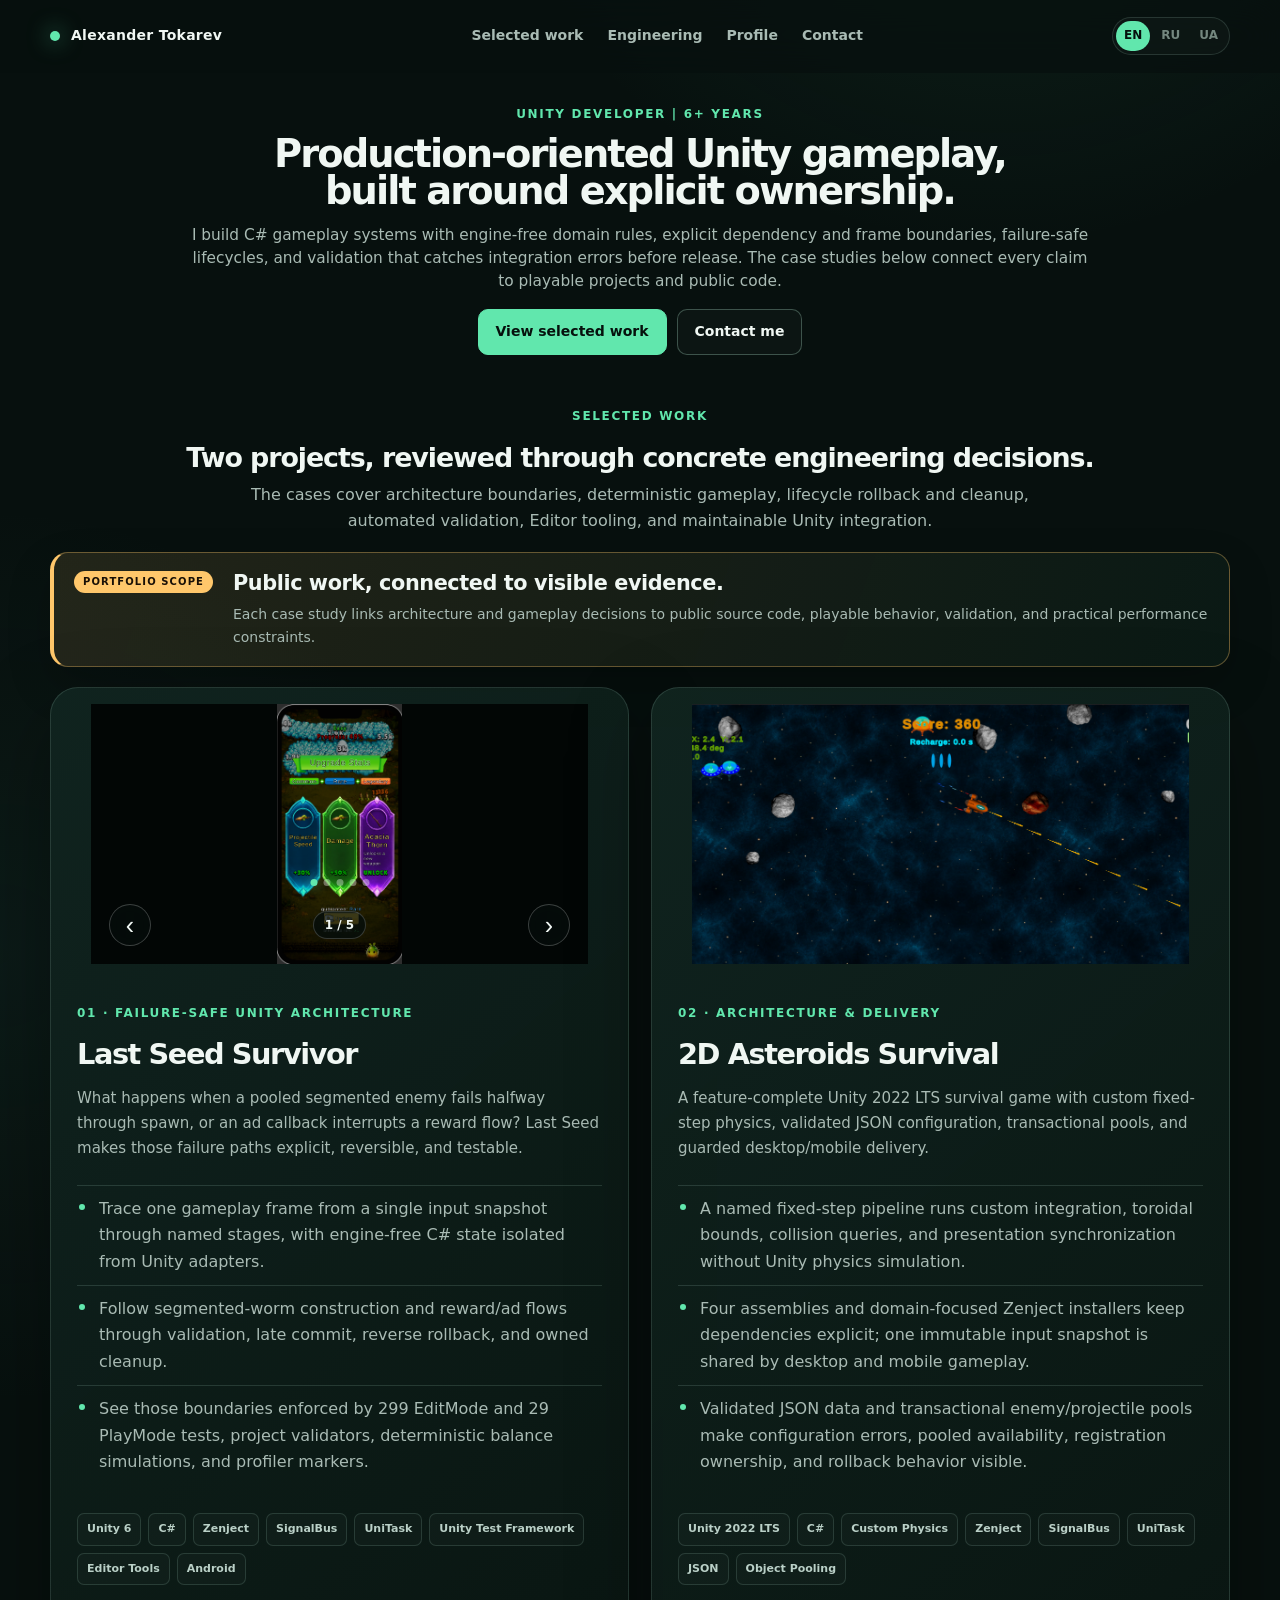
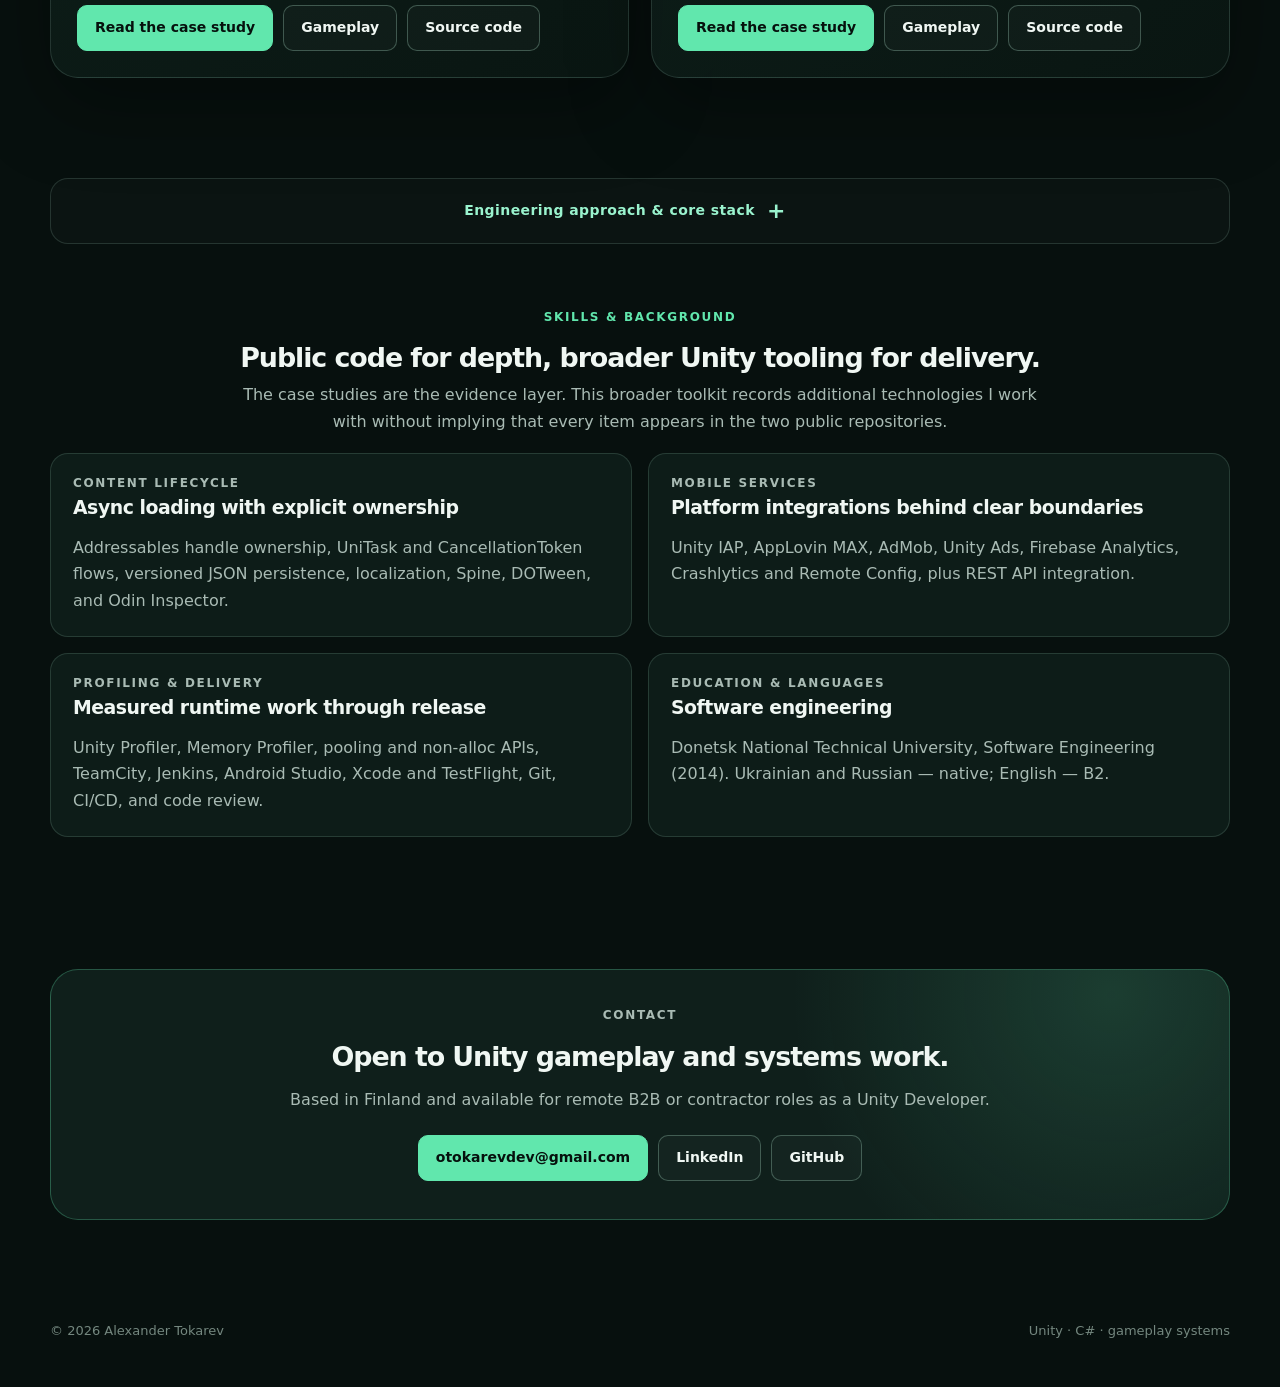
<file: index.html>
<!doctype html>
<html lang="en">
<head>
  <meta charset="utf-8">
  <meta name="viewport" content="width=device-width, initial-scale=1">
  <meta name="description" content="Alexander Tokarev — Unity Developer with 6+ years of experience. C# gameplay architecture, deterministic systems, lifecycle safety, pooling, validation, Editor tooling, and mobile performance.">
  <link rel="canonical" href="https://tokarevdev.github.io/">
  <meta property="og:type" content="website"><meta property="og:url" content="https://tokarevdev.github.io/">
  <meta property="og:title" content="Alexander Tokarev | Unity Developer | 6+ years">
  <meta property="og:description" content="Two source-backed Unity case studies covering explicit architecture, deterministic gameplay, transactional lifecycles, automated validation, and performance-aware delivery.">
  <meta property="og:image" content="https://tokarevdev.github.io/assets/og.png"><meta property="og:image:width" content="1200"><meta property="og:image:height" content="630">
  <meta property="og:image:alt" content="Alexander Tokarev — Unity Developer portfolio">
  <meta name="twitter:card" content="summary_large_image"><meta name="twitter:title" content="Alexander Tokarev | Unity Developer | 6+ years">
  <meta name="twitter:description" content="Production-oriented Unity architecture, C# gameplay systems, lifecycle safety, validation, mobile performance, and Editor tooling demonstrated in public code.">
  <meta name="twitter:image" content="https://tokarevdev.github.io/assets/og.png">
  <title>Alexander Tokarev | Unity Developer | 6+ years</title>
  <link rel="stylesheet" href="assets/site.css?v=20260920-1">
  <script type="application/ld+json">{"@context":"https://schema.org","@type":"Person","name":"Alexander Tokarev","url":"https://tokarevdev.github.io/","jobTitle":"Unity Developer","sameAs":["https://github.com/TokarevDev","https://www.linkedin.com/in/aleksander-tokarev/"],"knowsAbout":["Unity","C#","Gameplay Programming","Game Architecture","SOLID","Dependency Injection","Zenject","SignalBus","Addressables","UniTask","ScriptableObjects","Object Pooling","Unity Test Framework","Unity Editor Tooling","Unity Profiler","Memory Profiling","Unity IAP","Firebase","Mobile CI/CD","Android Game Development","iOS Game Development","PC Game Development"]}</script>
</head>
<body>
  <a class="skip-link" href="#main" data-i18n="skip">Skip to content</a>
  <header class="site-header">
    <div class="shell nav">
      <a class="brand" href="#top" aria-label="Alexander Tokarev — home"><span class="brand-mark" aria-hidden="true"></span><span>Alexander Tokarev</span></a>
      <nav class="nav-links" aria-label="Primary navigation"><a href="#work" data-i18n="nav.work">Selected work</a><a href="#engineering" data-i18n="nav.engineering">Engineering</a><a href="#profile" data-i18n="nav.profile">Profile</a><a href="#contact" data-i18n="nav.contact">Contact</a></nav>
      <div class="nav-tools"><div class="locale-switcher" aria-label="Language"><button class="locale-button" type="button" data-locale="en" aria-pressed="true">EN</button><button class="locale-button" type="button" data-locale="ru" aria-pressed="false">RU</button><button class="locale-button" type="button" data-locale="uk" aria-pressed="false">UA</button></div></div>
    </div>
  </header>

  <main id="main">
    <div id="top" class="shell">
      <section class="hero" aria-labelledby="hero-title">
        <div>
          <p class="eyebrow" data-i18n="hero.eyebrow">Unity Developer | 6+ years</p>
          <h1 id="hero-title" data-i18n="hero.title">Production-oriented Unity gameplay, built around explicit ownership.</h1>
          <p class="hero-lead" data-i18n="hero.lead">I build C# gameplay systems with engine-free domain rules, explicit dependency and frame boundaries, failure-safe lifecycles, and validation that catches integration errors before release. The case studies below connect every claim to playable projects and public code.</p>
          <div class="hero-actions"><a class="button primary" href="#work" data-i18n="button.review">View selected work</a><a class="button" href="mailto:otokarevdev@gmail.com" data-i18n="button.contact">Contact me</a></div>
        </div>
      </section>
    </div>

    <section id="work" class="section"><div class="shell">
      <div class="section-head"><div><p class="eyebrow" data-i18n="work.eyebrow">Selected work</p><h2 data-i18n="work.title">Two projects, reviewed through concrete engineering decisions.</h2></div><p class="section-note" data-i18n="work.note">The cases cover architecture boundaries, deterministic gameplay, lifecycle rollback and cleanup, automated validation, Editor tooling, and maintainable Unity integration.</p></div>

      <aside class="portfolio-disclosure" aria-labelledby="portfolio-scope-title">
        <div class="portfolio-disclosure-label" data-i18n="work.scope.label">Portfolio scope</div>
        <div>
          <h3 id="portfolio-scope-title" data-i18n="work.scope.title">Public work, connected to visible evidence.</h3>
          <p data-i18n="work.scope.text">Each case study links architecture and gameplay decisions to public source code, playable behavior, validation, and practical performance constraints.</p>
        </div>
      </aside>

      <div class="project-grid">
        <article class="project">
          <figure class="project-media"><div class="media-gallery mobile-gallery" data-gallery><div class="gallery-frame" data-gallery-frame tabindex="0"><div class="gallery-track" data-gallery-track><img class="gallery-slide" data-gallery-slide src="assets/last-seed/screenshot-upgrade-rare.png" alt="Last Seed Survivor rare Acacia Thorn reward"><img class="gallery-slide" data-gallery-slide src="assets/last-seed/screenshot-gameplay-worm.png" alt="Last Seed Survivor segmented worm enemy combat"><img class="gallery-slide" data-gallery-slide src="assets/last-seed/screenshot-gameplay-early.png" alt="Last Seed Survivor early gameplay and segmented enemy pressure"><img class="gallery-slide" data-gallery-slide src="assets/last-seed/screenshot-upgrade-common.png" alt="Last Seed Survivor common, rare, and legendary reward choices"><img class="gallery-slide" data-gallery-slide src="assets/last-seed/screenshot-loading-screen.png" alt="Last Seed Survivor loading screen"></div></div><div class="gallery-controls"><button class="gallery-button" type="button" data-gallery-prev>‹</button><span class="gallery-counter" data-gallery-counter>1 / 5</span><button class="gallery-button" type="button" data-gallery-next>›</button></div><div class="gallery-dots" data-gallery-dots></div></div></figure>
          <div class="project-content">
            <p class="project-index" data-i18n="lastSeed.index">01 · Failure-safe Unity architecture</p>
            <h3>Last Seed Survivor</h3>
            <p class="project-summary" data-i18n="lastSeed.summary">What happens when a pooled segmented enemy fails halfway through spawn, or an ad callback interrupts a reward flow? Last Seed makes those failure paths explicit, reversible, and testable.</p>
            <ul class="content-list">
              <li data-i18n="lastSeed.point.rewards">Trace one gameplay frame from a single input snapshot through named stages, with engine-free C# state isolated from Unity adapters.</li>
              <li data-i18n="lastSeed.point.enemy">Follow segmented-worm construction and reward/ad flows through validation, late commit, reverse rollback, and owned cleanup.</li>
              <li data-i18n="lastSeed.point.tooling">See those boundaries enforced by 299 EditMode and 29 PlayMode tests, project validators, deterministic balance simulations, and profiler markers.</li>
            </ul>
            <ul class="tag-list" aria-label="Last Seed technologies"><li>Unity 6</li><li>C#</li><li>Zenject</li><li>SignalBus</li><li>UniTask</li><li>Unity Test Framework</li><li>Editor Tools</li><li>Android</li></ul>
            <div class="project-actions"><a class="button primary" href="projects/last-seed.html" data-i18n="button.case">Read the case study</a><a class="button" href="https://youtube.com/shorts/HiQBlYjienI?feature=share" target="_blank" rel="noopener" data-i18n="button.gameplay">Gameplay</a><a class="button" href="https://github.com/TokarevDev/Last_Seed_Survivor" target="_blank" rel="noopener" data-i18n="button.source">Source code</a></div>
          </div>
        </article>

        <article class="project reverse">
          <figure class="project-media"><div class="media-gallery" data-gallery><div class="gallery-frame landscape" data-gallery-frame tabindex="0"><div class="gallery-track" data-gallery-track><img class="gallery-slide" data-gallery-slide src="assets/asteroids/gameplay.png" alt="2D Asteroids Survival gameplay with ship, asteroids, projectiles, score, lives, and recharge state"></div></div></div></figure>
          <div class="project-content">
            <p class="project-index" data-i18n="asteroids.index">02 · Architecture & delivery</p>
            <h3>2D Asteroids Survival</h3>
            <p class="project-summary" data-i18n="asteroids.summary">A feature-complete Unity 2022 LTS survival game with custom fixed-step physics, validated JSON configuration, transactional pools, and guarded desktop/mobile delivery.</p>
            <ul class="content-list">
              <li data-i18n="asteroids.point.di">A named fixed-step pipeline runs custom integration, toroidal bounds, collision queries, and presentation synchronization without Unity physics simulation.</li>
              <li data-i18n="asteroids.point.lifecycle">Four assemblies and domain-focused Zenject installers keep dependencies explicit; one immutable input snapshot is shared by desktop and mobile gameplay.</li>
              <li data-i18n="asteroids.point.presentation">Validated JSON data and transactional enemy/projectile pools make configuration errors, pooled availability, registration ownership, and rollback behavior visible.</li>
            </ul>
            <ul class="tag-list" aria-label="Asteroids technologies"><li>Unity 2022 LTS</li><li>C#</li><li>Custom Physics</li><li>Zenject</li><li>SignalBus</li><li>UniTask</li><li>JSON</li><li>Object Pooling</li></ul>
            <div class="project-actions"><a class="button primary" href="projects/asteroids.html" data-i18n="button.case">Read the case study</a><a class="button" href="https://youtu.be/MV7N_iHXxiU" target="_blank" rel="noopener" data-i18n="button.gameplay">Gameplay</a><a class="button" href="https://github.com/TokarevDev/2D_Asteroids_Survival" target="_blank" rel="noopener" data-i18n="button.source">Source code</a></div>
          </div>
        </article>
      </div>
    </div></section>

    <details id="engineering" class="engineering-details"><summary data-i18n="engineering.summary">Engineering approach &amp; core stack</summary>
      <section class="section compact"><div class="shell">
        <div class="section-head"><div><p class="eyebrow" data-i18n="engineering.eyebrow">Engineering approach</p><h2 data-i18n="engineering.title">Make the normal path readable—and the failure path recoverable.</h2></div><p class="section-note" data-i18n="engineering.note">I separate deterministic C# rules from Unity adapters, then make dependency, frame, and ownership transitions explicit. Tests, project validators, deterministic tooling, and profiler markers verify those boundaries.</p></div>
        <div class="capability-grid">
          <article class="capability"><p class="mini-label" data-i18n="engineering.arch.label">Boundaries</p><h3 data-i18n="engineering.arch.title">Engine-free rules, explicit composition</h3><p data-i18n="engineering.arch.text">Domain models and deterministic operations stay in plain C#. Unity and SDK adapters meet them at narrow ports, while focused Zenject composition roots and Assembly Definitions keep dependency direction visible.</p></article>
          <article class="capability"><p class="mini-label" data-i18n="engineering.gameplay.label">Execution</p><h3 data-i18n="engineering.gameplay.title">One source of truth per frame</h3><p data-i18n="engineering.gameplay.text">Named coordinators capture input once and run ordered stages. Immutable snapshots and dedicated runtime state keep consumers consistent without magic execution-order values.</p></article>
          <article class="capability"><p class="mini-label" data-i18n="engineering.lifecycle.label">Ownership</p><h3 data-i18n="engineering.lifecycle.title">Commit late, roll back in reverse</h3><p data-i18n="engineering.lifecycle.text">Pooled entities, subscriptions, async flows, and scene state have explicit owners. Multi-stage operations validate first, commit ownership after success, and undo completed stages on failure.</p></article>
          <article class="capability"><p class="mini-label" data-i18n="engineering.tools.label">Evidence</p><h3 data-i18n="engineering.tools.title">Runtime rules verified by tools</h3><p data-i18n="engineering.tools.text">EditMode and PlayMode tests, scene, configuration, and serialized-reference checks, deterministic simulations, and profiler markers expose regressions before release.</p></article>
        </div>
      </div></section>

      <section class="section compact"><div class="shell stack"><div><p class="eyebrow" data-i18n="stack.eyebrow">Core stack</p><h3 data-i18n="stack.title">Unity gameplay from engine-free rules to platform delivery.</h3><p data-i18n="stack.text">Every capability below maps to public code paths and validation in the two case studies.</p></div><div class="stack-groups"><div class="stack-group"><h4 data-i18n="stack.gameplay">Gameplay</h4><p>C#, Unity, custom 2D simulation, Physics2D, classic Unity Input, Input System, combat, weapons, projectiles, enemies, rewards, progression</p></div><div class="stack-group"><h4 data-i18n="stack.architecture">Architecture</h4><p>SOLID, SRP, dependency injection, Zenject, SignalBus, composition roots, Assembly Definitions, validated JSON, ScriptableObjects, domain snapshots</p></div><div class="stack-group"><h4 data-i18n="stack.performance">Runtime</h4><p>Unity Profiler, object pooling, cached lookups, allocation-aware hot paths, explicit frame and lifecycle ownership</p></div><div class="stack-group"><h4 data-i18n="stack.delivery">Delivery</h4><p>Unity Test Framework, NUnit, Android, Windows, UGUI, UniTask, Git, GitHub, Unity Editor tooling</p></div></div></div></section>
    </details>

    <section id="profile" class="section"><div class="shell">
      <div class="section-head"><div><p class="eyebrow" data-i18n="profile.eyebrow">Skills &amp; background</p><h2 data-i18n="profile.title">Public code for depth, broader Unity tooling for delivery.</h2></div><p class="section-note" data-i18n="profile.note">The case studies are the evidence layer. This broader toolkit records additional technologies I work with without implying that every item appears in the two public repositories.</p></div>
      <div class="capability-grid profile-grid">
        <article class="capability"><p class="mini-label" data-i18n="profile.async.label">Content lifecycle</p><h3 data-i18n="profile.async.title">Async loading with explicit ownership</h3><p data-i18n="profile.async.text">Addressables handle ownership, UniTask and CancellationToken flows, versioned JSON persistence, localization, Spine, DOTween, and Odin Inspector.</p></article>
        <article class="capability"><p class="mini-label" data-i18n="profile.services.label">Mobile services</p><h3 data-i18n="profile.services.title">Platform integrations behind clear boundaries</h3><p data-i18n="profile.services.text">Unity IAP, AppLovin MAX, AdMob, Unity Ads, Firebase Analytics, Crashlytics and Remote Config, plus REST API integration.</p></article>
        <article class="capability"><p class="mini-label" data-i18n="profile.delivery.label">Profiling &amp; delivery</p><h3 data-i18n="profile.delivery.title">Measured runtime work through release</h3><p data-i18n="profile.delivery.text">Unity Profiler, Memory Profiler, pooling and non-alloc APIs, TeamCity, Jenkins, Android Studio, Xcode and TestFlight, Git, CI/CD, and code review.</p></article>
        <article class="capability"><p class="mini-label" data-i18n="profile.background.label">Education &amp; languages</p><h3 data-i18n="profile.background.title">Software engineering</h3><p data-i18n="profile.background.text">Donetsk National Technical University, Software Engineering (2014). Ukrainian and Russian — native; English — B2.</p></article>
      </div>
    </div></section>

    <section id="contact" class="section"><div class="shell contact"><p class="eyebrow" data-i18n="contact.eyebrow">Contact</p><h2 data-i18n="contact.title">Open to Unity gameplay and systems work.</h2><p data-i18n="contact.text">Based in Finland and available for remote B2B or contractor roles as a Unity Developer.</p><div class="contact-actions"><a class="button primary" href="mailto:otokarevdev@gmail.com">otokarevdev@gmail.com</a><a class="button" href="https://www.linkedin.com/in/aleksander-tokarev/" target="_blank" rel="noopener">LinkedIn</a><a class="button" href="https://github.com/TokarevDev" target="_blank" rel="noopener">GitHub</a></div></div></section>
  </main>

  <footer class="site-footer"><div class="shell footer-row"><span>© 2026 Alexander Tokarev</span><span data-i18n="footer">Unity · C# · gameplay systems</span></div></footer>

  <script>
    window.PORTFOLIO_TRANSLATIONS = {
      ru: {
        "skip":"Перейти к содержимому","nav.work":"Проекты","nav.engineering":"Инженерный подход","nav.profile":"Профиль","nav.contact":"Контакты",
        "hero.eyebrow":"Unity Developer | 6+ лет","hero.title":"Production-ориентированный Unity gameplay с явным ownership.","hero.lead":"Я создаю gameplay-системы на C# с engine-free доменными правилами, явными границами зависимостей и кадра, безопасным lifecycle и валидацией, которая находит integration-ошибки до релиза. Все утверждения в кейсах подтверждены играбельными проектами и публичным кодом.","button.review":"Посмотреть проекты","button.contact":"Связаться",
        "work.eyebrow":"Избранные проекты","work.title":"Два проекта через конкретные инженерные решения.","work.note":"Кейсы показывают архитектурные границы, детерминированный gameplay, rollback и cleanup lifecycle, автоматическую валидацию, Editor tooling и поддерживаемую интеграцию с Unity.","work.scope.label":"О портфолио","work.scope.title":"Публичные проекты с проверяемыми доказательствами.","work.scope.text":"Каждый кейс связывает архитектурные и gameplay-решения с публичным кодом, играбельным поведением, валидацией и практическими ограничениями производительности.",
        "asteroids.index":"02 · Архитектура и delivery","asteroids.summary":"Feature-complete survival-игра на Unity 2022 LTS с собственной fixed-step physics, валидируемой JSON-конфигурацией, транзакционными pools и защищённым desktop/mobile delivery.","asteroids.point.di":"Именованный fixed-step pipeline выполняет собственную интеграцию, toroidal bounds, collision queries и синхронизацию presentation без Unity physics simulation.","asteroids.point.lifecycle":"Четыре assemblies и доменные Zenject installers сохраняют зависимости явными; один immutable input snapshot используется desktop- и mobile-gameplay.","asteroids.point.presentation":"Валидируемые JSON-данные и транзакционные enemy/projectile pools делают явными ошибки конфигурации, pooled availability, registration ownership и rollback.",
        "lastSeed.index":"01 · Отказоустойчивая Unity-архитектура","lastSeed.summary":"Что происходит, если создание сегментированного врага из pool прерывается на полпути или ad callback вмешивается в выдачу награды? В Last Seed эти failure paths явны, обратимы и покрыты тестами.","lastSeed.point.rewards":"Проследите один gameplay frame от единственного input snapshot через именованные стадии: engine-free C# state изолирован от Unity adapters.","lastSeed.point.enemy":"Разберите создание сегментированного червя и reward/ad flows: validation, поздний commit, обратный rollback и owned cleanup.","lastSeed.point.tooling":"Посмотрите, как эти границы обеспечивают 299 EditMode и 29 PlayMode тестов, project validators, детерминированные balance simulations и profiler markers.",
        "button.case":"Разобрать кейс","button.gameplay":"Геймплей","button.source":"Исходный код",
        "engineering.summary":"Инженерный подход и основной стек","engineering.eyebrow":"Инженерный подход","engineering.title":"Сделать основной путь читаемым, а failure path — восстанавливаемым.","engineering.note":"Я отделяю детерминированные C# rules от Unity adapters, затем явно выражаю переходы зависимостей, кадра и ownership. Тесты, project validators, детерминированные инструменты и profiler markers проверяют эти границы.",
        "engineering.arch.label":"Границы","engineering.arch.title":"Engine-free rules, явная композиция","engineering.arch.text":"Доменные модели и детерминированные операции остаются на обычном C#. Unity- и SDK-adapters подключаются через узкие порты, а сфокусированные Zenject composition roots и Assembly Definitions сохраняют направление зависимостей видимым.","engineering.gameplay.label":"Выполнение","engineering.gameplay.title":"Один источник истины на кадр","engineering.gameplay.text":"Именованные coordinators один раз получают input и выполняют упорядоченные стадии. Immutable snapshots и отдельный runtime state согласуют потребителей без magic execution-order values.","engineering.lifecycle.label":"Ownership","engineering.lifecycle.title":"Поздний commit, обратный rollback","engineering.lifecycle.text":"Pooled-сущности, подписки, async flows и состояние сцены имеют явных владельцев. Многоэтапные операции сначала проходят validation, фиксируют ownership после успеха и отменяют завершённые стадии при сбое.","engineering.tools.label":"Доказательства","engineering.tools.title":"Runtime rules проверяются инструментами","engineering.tools.text":"EditMode и PlayMode тесты, проверки сцен, конфигурации и serialized references, детерминированные симуляции и profiler markers выявляют регрессии до релиза.",
        "stack.eyebrow":"Основной стек","stack.title":"Unity gameplay от engine-free правил до платформенной сборки.","stack.text":"Каждая компетенция ниже подтверждается публичным кодом и валидацией двух кейсов.","stack.gameplay":"Gameplay","stack.architecture":"Архитектура","stack.performance":"Runtime","stack.delivery":"Delivery",
        "profile.eyebrow":"Навыки и образование","profile.title":"Публичный код показывает глубину, расширенный Unity-стек — готовность к delivery.","profile.note":"Кейсы служат проверяемой основой. Расширенный стек ниже показывает дополнительные технологии, с которыми я работаю, не создавая впечатления, что каждая из них представлена в двух публичных репозиториях.",
        "profile.async.label":"Lifecycle контента","profile.async.title":"Асинхронная загрузка с явным ownership","profile.async.text":"Ownership Addressables handles, UniTask и CancellationToken flows, версионированное JSON-сохранение, локализация, Spine, DOTween и Odin Inspector.",
        "profile.services.label":"Мобильные сервисы","profile.services.title":"Платформенные интеграции за ясными границами","profile.services.text":"Unity IAP, AppLovin MAX, AdMob, Unity Ads, Firebase Analytics, Crashlytics и Remote Config, а также интеграция REST API.",
        "profile.delivery.label":"Профилирование и delivery","profile.delivery.title":"Измеримая работа с runtime до релиза","profile.delivery.text":"Unity Profiler, Memory Profiler, pooling и non-alloc APIs, TeamCity, Jenkins, Android Studio, Xcode и TestFlight, Git, CI/CD и code review.",
        "profile.background.label":"Образование и языки","profile.background.title":"Разработка ПО","profile.background.text":"Донецкий национальный технический университет, Software Engineering (2014). Украинский и русский — родные; английский — B2.",
        "contact.eyebrow":"Контакты","contact.title":"Открыт к работе над Unity gameplay и системами.","contact.text":"Живу в Финляндии и рассматриваю удалённые B2B и contractor-позиции Unity Developer.","footer":"Unity · C# · gameplay systems"
      },
      uk: {
        "skip":"Перейти до вмісту","nav.work":"Проєкти","nav.engineering":"Інженерний підхід","nav.profile":"Профіль","nav.contact":"Контакти",
        "hero.eyebrow":"Unity Developer | 6+ років","hero.title":"Production-орієнтований Unity gameplay із явним ownership.","hero.lead":"Я створюю gameplay-системи на C# з engine-free доменними правилами, явними межами залежностей і кадру, безпечним lifecycle та валідацією, що знаходить integration-помилки до релізу. Усі твердження в кейсах підтверджені іграбельними проєктами й публічним кодом.","button.review":"Переглянути проєкти","button.contact":"Зв’язатися",
        "work.eyebrow":"Обрані проєкти","work.title":"Два проєкти через конкретні інженерні рішення.","work.note":"Кейси показують архітектурні межі, детермінований gameplay, rollback і cleanup lifecycle, автоматичну валідацію, Editor tooling та підтримувану інтеграцію з Unity.","work.scope.label":"Про портфоліо","work.scope.title":"Публічні проєкти з перевірюваними доказами.","work.scope.text":"Кожен кейс пов’язує архітектурні та gameplay-рішення з публічним кодом, іграбельною поведінкою, валідацією та практичними обмеженнями продуктивності.",
        "asteroids.index":"02 · Архітектура і delivery","asteroids.summary":"Feature-complete survival-гра на Unity 2022 LTS із власною fixed-step physics, валідованою JSON-конфігурацією, транзакційними pools і захищеним desktop/mobile delivery.","asteroids.point.di":"Іменований fixed-step pipeline виконує власну інтеграцію, toroidal bounds, collision queries і синхронізацію presentation без Unity physics simulation.","asteroids.point.lifecycle":"Чотири assemblies і доменні Zenject installers зберігають залежності явними; один immutable input snapshot використовується desktop- і mobile-gameplay.","asteroids.point.presentation":"Валідовані JSON-дані та транзакційні enemy/projectile pools роблять явними помилки конфігурації, pooled availability, registration ownership і rollback.",
        "lastSeed.index":"01 · Відмовостійка Unity-архітектура","lastSeed.summary":"Що відбувається, якщо створення сегментованого ворога з pool переривається на півдорозі або ad callback втручається у видачу нагороди? У Last Seed ці failure paths явні, зворотні та покриті тестами.","lastSeed.point.rewards":"Простежте один gameplay frame від єдиного input snapshot через іменовані стадії: engine-free C# state ізольований від Unity adapters.","lastSeed.point.enemy":"Розберіть створення сегментованого черв’яка та reward/ad flows: validation, пізній commit, зворотний rollback і owned cleanup.","lastSeed.point.tooling":"Подивіться, як ці межі забезпечують 299 EditMode і 29 PlayMode тестів, project validators, детерміновані balance simulations і profiler markers.",
        "button.case":"Розібрати кейс","button.gameplay":"Геймплей","button.source":"Вихідний код",
        "engineering.summary":"Інженерний підхід і основний стек","engineering.eyebrow":"Інженерний підхід","engineering.title":"Зробити основний шлях читабельним, а failure path — відновлюваним.","engineering.note":"Я відокремлюю детерміновані C# rules від Unity adapters, потім явно виражаю переходи залежностей, кадру й ownership. Тести, project validators, детерміновані інструменти та profiler markers перевіряють ці межі.",
        "engineering.arch.label":"Межі","engineering.arch.title":"Engine-free rules, явна композиція","engineering.arch.text":"Доменні моделі та детерміновані операції залишаються на звичайному C#. Unity- і SDK-adapters підключаються через вузькі порти, а сфокусовані Zenject composition roots та Assembly Definitions зберігають напрямок залежностей видимим.","engineering.gameplay.label":"Виконання","engineering.gameplay.title":"Одне джерело істини на кадр","engineering.gameplay.text":"Іменовані coordinators один раз отримують input і виконують упорядковані стадії. Immutable snapshots та окремий runtime state узгоджують споживачів без magic execution-order values.","engineering.lifecycle.label":"Ownership","engineering.lifecycle.title":"Пізній commit, зворотний rollback","engineering.lifecycle.text":"Pooled-сутності, підписки, async flows і стан сцени мають явних власників. Багатоетапні операції спочатку проходять validation, фіксують ownership після успіху та скасовують завершені стадії за збою.","engineering.tools.label":"Докази","engineering.tools.title":"Runtime rules перевіряються інструментами","engineering.tools.text":"EditMode і PlayMode тести, перевірки сцен, конфігурації та serialized references, детерміновані симуляції й profiler markers виявляють регресії до релізу.",
        "stack.eyebrow":"Основний стек","stack.title":"Unity gameplay від engine-free правил до платформної збірки.","stack.text":"Кожна компетенція нижче підтверджена публічним кодом і валідацією двох кейсів.","stack.gameplay":"Gameplay","stack.architecture":"Архітектура","stack.performance":"Runtime","stack.delivery":"Delivery",
        "profile.eyebrow":"Навички та освіта","profile.title":"Публічний код показує глибину, розширений Unity-стек — готовність до delivery.","profile.note":"Кейси є перевірюваною основою. Розширений стек нижче показує додаткові технології, з якими я працюю, не створюючи враження, що кожна з них представлена у двох публічних репозиторіях.",
        "profile.async.label":"Lifecycle контенту","profile.async.title":"Асинхронне завантаження з явним ownership","profile.async.text":"Ownership Addressables handles, UniTask і CancellationToken flows, версіоноване JSON-збереження, локалізація, Spine, DOTween та Odin Inspector.",
        "profile.services.label":"Мобільні сервіси","profile.services.title":"Платформні інтеграції за чіткими межами","profile.services.text":"Unity IAP, AppLovin MAX, AdMob, Unity Ads, Firebase Analytics, Crashlytics і Remote Config, а також інтеграція REST API.",
        "profile.delivery.label":"Профілювання та delivery","profile.delivery.title":"Вимірювана робота з runtime до релізу","profile.delivery.text":"Unity Profiler, Memory Profiler, pooling і non-alloc APIs, TeamCity, Jenkins, Android Studio, Xcode і TestFlight, Git, CI/CD та code review.",
        "profile.background.label":"Освіта та мови","profile.background.title":"Розробка ПЗ","profile.background.text":"Донецький національний технічний університет, Software Engineering (2014). Українська та російська — рідні; англійська — B2.",
        "contact.eyebrow":"Контакти","contact.title":"Відкритий до роботи над Unity gameplay і системами.","contact.text":"Живу у Фінляндії та розглядаю віддалені B2B і contractor-позиції Unity Developer.","footer":"Unity · C# · gameplay systems"
      }
    };
  </script><script src="assets/site.js" defer></script>
</body>
</html>
</file>
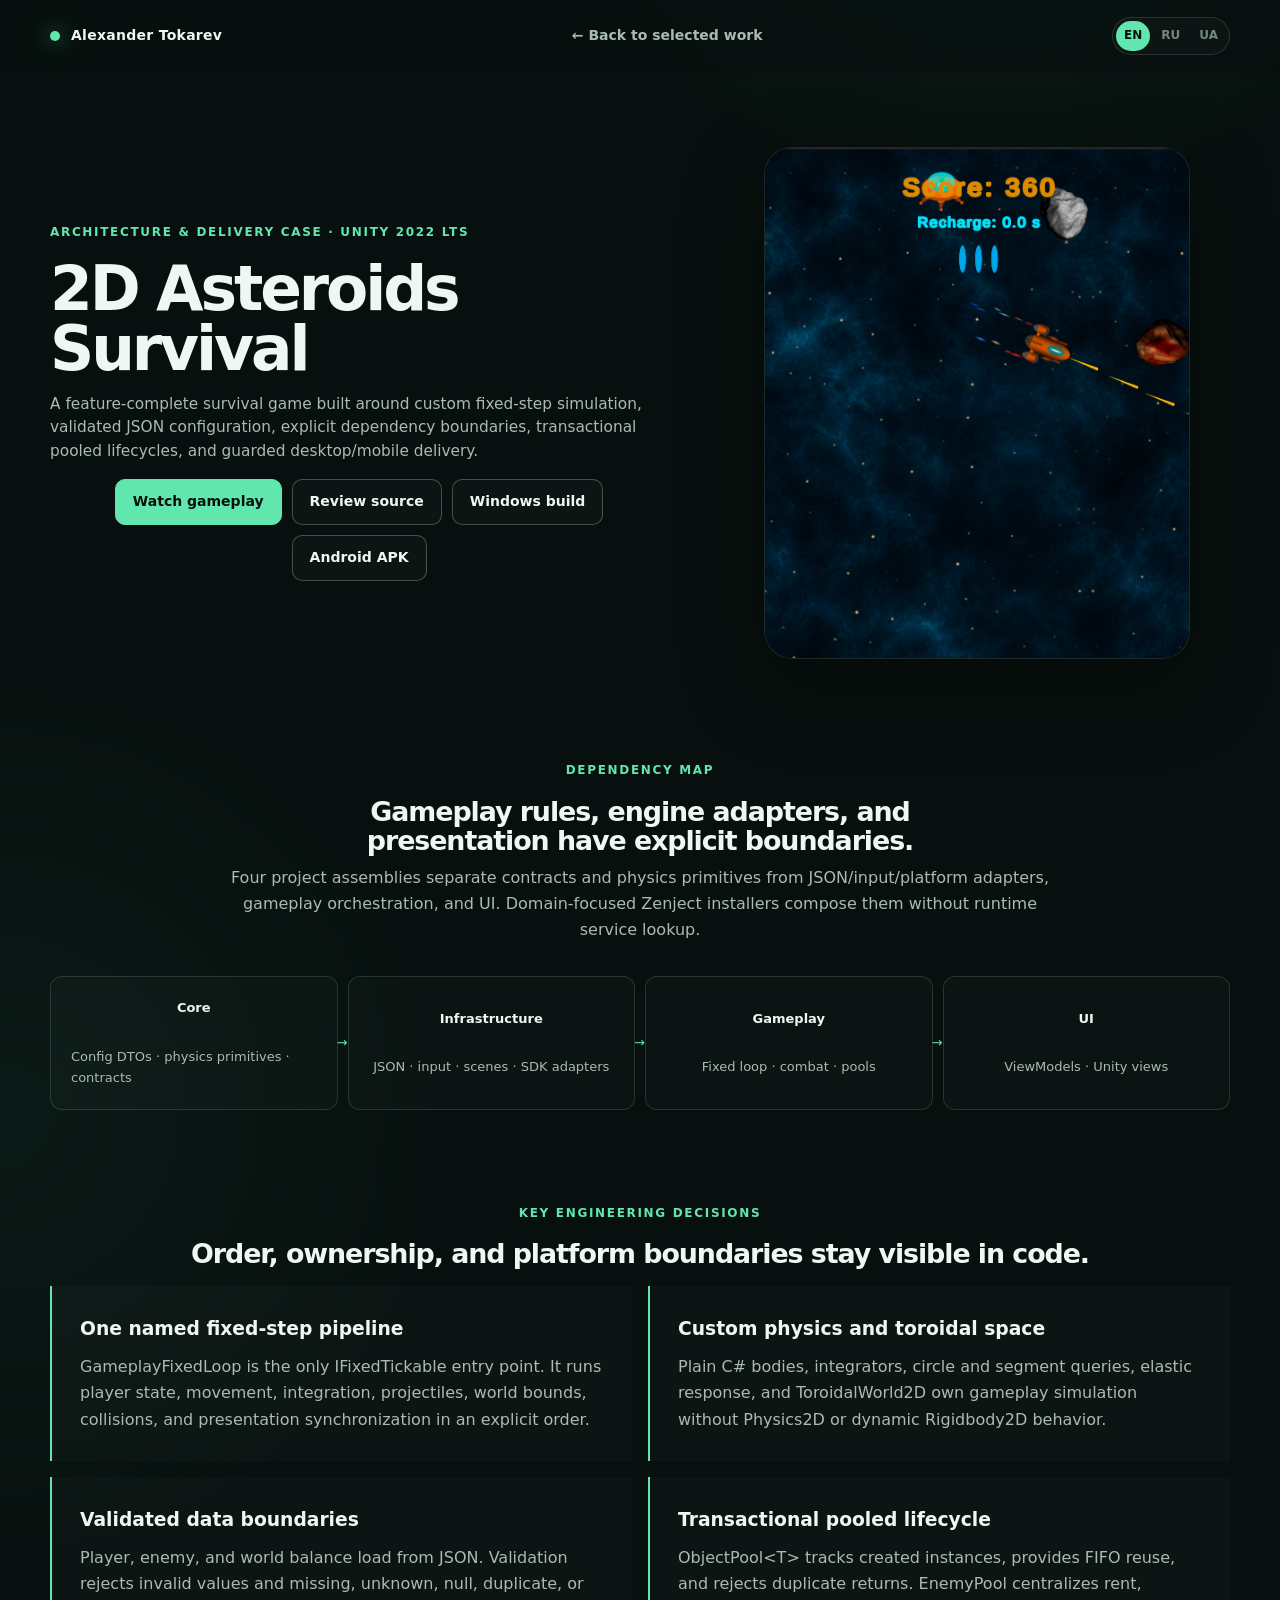
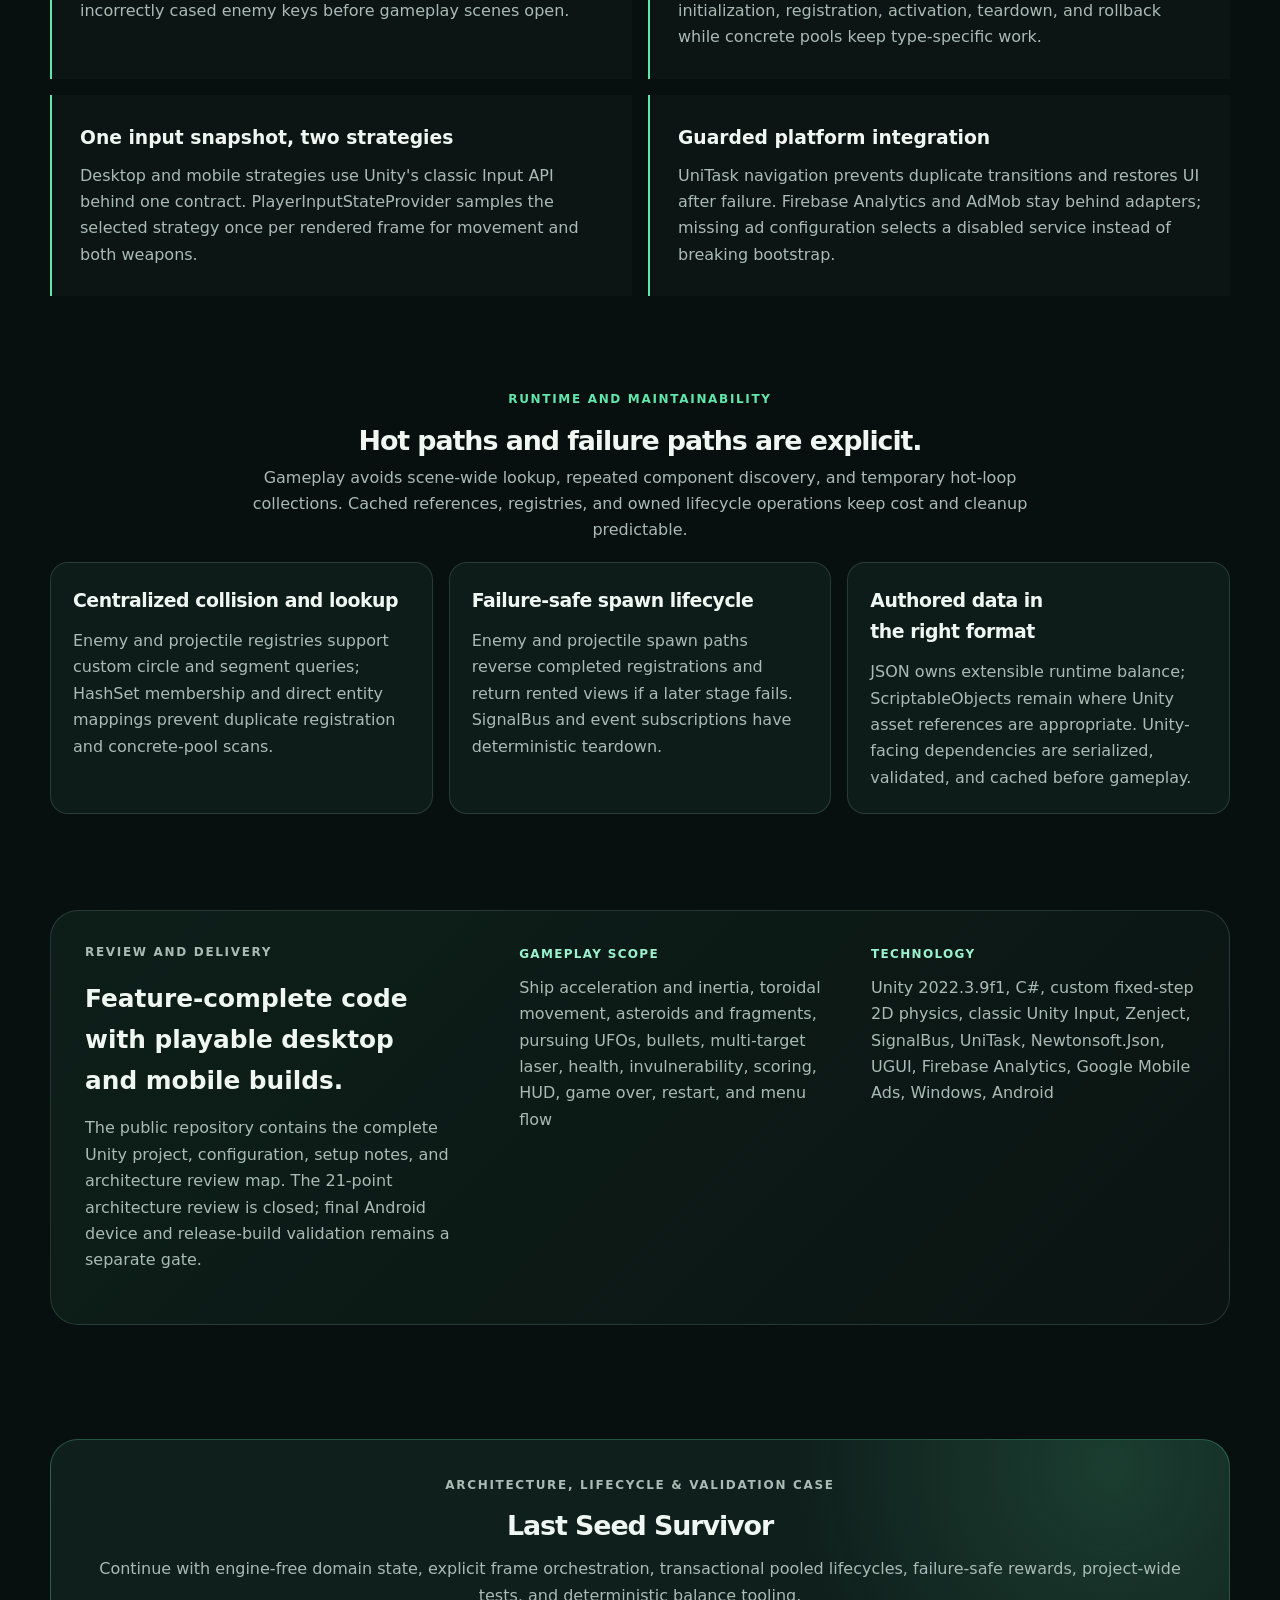
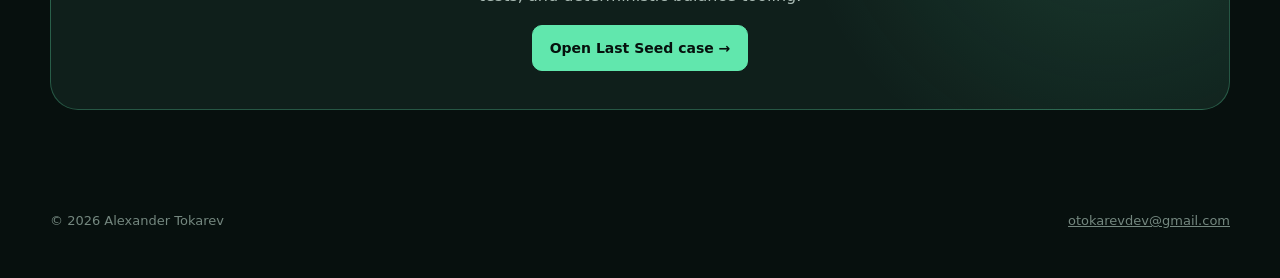
<file: projects/asteroids.html>
<!doctype html>
<html lang="en">
<head>
  <meta charset="utf-8"><meta name="viewport" content="width=device-width, initial-scale=1">
  <meta name="description" content="2D Asteroids Survival Unity case study: custom fixed-step physics, validated JSON configuration, Zenject composition, transactional pooling, shared input snapshots, and lifecycle-safe platform integration.">
  <link rel="canonical" href="https://tokarevdev.github.io/projects/asteroids.html">
  <meta property="og:type" content="article"><meta property="og:url" content="https://tokarevdev.github.io/projects/asteroids.html"><meta property="og:title" content="2D Asteroids Survival | Unity Architecture Case Study"><meta property="og:description" content="A complete Unity 2022 LTS project with custom simulation, explicit composition, data validation, pooled ownership, and guarded desktop/mobile delivery."><meta property="og:image" content="https://tokarevdev.github.io/assets/asteroids/gameplay.png">
  <meta name="twitter:card" content="summary_large_image"><meta name="twitter:title" content="2D Asteroids Survival | Unity Architecture Case Study"><meta name="twitter:description" content="Custom fixed-step physics, validated JSON, Zenject, SignalBus, transactional pooling, UniTask, and desktop/mobile delivery."><meta name="twitter:image" content="https://tokarevdev.github.io/assets/asteroids/gameplay.png">
  <title>2D Asteroids Survival | Unity Architecture Case Study</title><link rel="stylesheet" href="../assets/site.css?v=20260914-1">
</head>
<body>
  <a class="skip-link" href="#main" data-i18n="skip">Skip to content</a>
  <header class="site-header"><div class="shell nav"><a class="brand" href="../index.html"><span class="brand-mark" aria-hidden="true"></span><span>Alexander Tokarev</span></a><a class="back-link" href="../index.html#work" data-i18n="nav.back">← Back to selected work</a><div class="locale-switcher" aria-label="Language"><button class="locale-button" type="button" data-locale="en" aria-pressed="true">EN</button><button class="locale-button" type="button" data-locale="ru" aria-pressed="false">RU</button><button class="locale-button" type="button" data-locale="uk" aria-pressed="false">UA</button></div></div></header>
  <main id="main">
    <section class="shell case-hero">
      <div><p class="eyebrow" data-i18n="hero.eyebrow">Architecture & delivery case · Unity 2022 LTS</p><h1>2D Asteroids Survival</h1><p class="hero-lead" data-i18n="hero.lead">A feature-complete survival game built around custom fixed-step simulation, validated JSON configuration, explicit dependency boundaries, transactional pooled lifecycles, and guarded desktop/mobile delivery.</p><div class="hero-actions"><a class="button primary" href="https://youtu.be/MV7N_iHXxiU" target="_blank" rel="noopener" data-i18n="button.gameplay">Watch gameplay</a><a class="button" href="https://github.com/TokarevDev/2D_Asteroids_Survival" target="_blank" rel="noopener" data-i18n="button.source">Review source</a><a class="button" href="../assets/builds/asteroids/2D_Asteroids_Survival_PC_Build.zip" download data-i18n="button.pc">Windows build</a><a class="button" href="../assets/builds/asteroids/2D_Asteroids_Survival.apk" download data-i18n="button.android">Android APK</a></div></div>
      <figure class="case-visual"><div class="media-gallery" data-gallery><div class="gallery-frame landscape" data-gallery-frame tabindex="0"><div class="gallery-track" data-gallery-track><img class="gallery-slide" data-gallery-slide src="../assets/asteroids/gameplay.png" alt="2D Asteroids Survival gameplay arena"></div></div></div></figure>
    </section>

    <section class="section compact"><div class="shell"><div class="section-head"><div><p class="eyebrow" data-i18n="case.eyebrow">Dependency map</p><h2 data-i18n="case.title">Gameplay rules, engine adapters, and presentation have explicit boundaries.</h2></div><p class="section-note" data-i18n="case.note">Four project assemblies separate contracts and physics primitives from JSON/input/platform adapters, gameplay orchestration, and UI. Domain-focused Zenject installers compose them without runtime service lookup.</p></div>
      <div class="architecture-flow"><span data-i18n-html="flow.core"><b>Core</b><br>Config DTOs · physics primitives · contracts</span><span data-i18n-html="flow.infrastructure"><b>Infrastructure</b><br>JSON · input · scenes · SDK adapters</span><span data-i18n-html="flow.gameplay"><b>Gameplay</b><br>Fixed loop · combat · pools</span><span data-i18n-html="flow.ui"><b>UI</b><br>ViewModels · Unity views</span></div>
    </div></section>

    <section class="section compact"><div class="shell"><div class="section-head"><div><p class="eyebrow" data-i18n="decisions.eyebrow">Key engineering decisions</p><h2 data-i18n="decisions.title">Order, ownership, and platform boundaries stay visible in code.</h2></div></div><div class="decision-grid">
      <article class="decision"><h3 data-i18n="decision.di.title">One named fixed-step pipeline</h3><p data-i18n="decision.di.text">GameplayFixedLoop is the only IFixedTickable entry point. It runs player state, movement, integration, projectiles, world bounds, collisions, and presentation synchronization in an explicit order.</p></article>
      <article class="decision"><h3 data-i18n="decision.boundaries.title">Custom physics and toroidal space</h3><p data-i18n="decision.boundaries.text">Plain C# bodies, integrators, circle and segment queries, elastic response, and ToroidalWorld2D own gameplay simulation without Physics2D or dynamic Rigidbody2D behavior.</p></article>
      <article class="decision"><h3 data-i18n="decision.session.title">Validated data boundaries</h3><p data-i18n="decision.session.text">Player, enemy, and world balance load from JSON. Validation rejects invalid values and missing, unknown, null, duplicate, or incorrectly cased enemy keys before gameplay scenes open.</p></article>
      <article class="decision"><h3 data-i18n="decision.ui.title">Transactional pooled lifecycle</h3><p data-i18n="decision.ui.text">ObjectPool&lt;T&gt; tracks created instances, provides FIFO reuse, and rejects duplicate returns. EnemyPool centralizes rent, initialization, registration, activation, teardown, and rollback while concrete pools keep type-specific work.</p></article>
      <article class="decision"><h3 data-i18n="decision.input.title">One input snapshot, two strategies</h3><p data-i18n="decision.input.text">Desktop and mobile strategies use Unity's classic Input API behind one contract. PlayerInputStateProvider samples the selected strategy once per rendered frame for movement and both weapons.</p></article>
      <article class="decision"><h3 data-i18n="decision.async.title">Guarded platform integration</h3><p data-i18n="decision.async.text">UniTask navigation prevents duplicate transitions and restores UI after failure. Firebase Analytics and AdMob stay behind adapters; missing ad configuration selects a disabled service instead of breaking bootstrap.</p></article>
    </div></div></section>

    <section class="section compact"><div class="shell"><div class="section-head"><div><p class="eyebrow" data-i18n="runtime.eyebrow">Runtime and maintainability</p><h2 data-i18n="runtime.title">Hot paths and failure paths are explicit.</h2></div><p class="section-note" data-i18n="runtime.note">Gameplay avoids scene-wide lookup, repeated component discovery, and temporary hot-loop collections. Cached references, registries, and owned lifecycle operations keep cost and cleanup predictable.</p></div><div class="case-grid">
      <article class="case-card"><h3 data-i18n="runtime.state.title">Centralized collision and lookup</h3><p data-i18n="runtime.state.text">Enemy and projectile registries support custom circle and segment queries; HashSet membership and direct entity mappings prevent duplicate registration and concrete-pool scans.</p></article>
      <article class="case-card"><h3 data-i18n="runtime.config.title">Failure-safe spawn lifecycle</h3><p data-i18n="runtime.config.text">Enemy and projectile spawn paths reverse completed registrations and return rented views if a later stage fails. SignalBus and event subscriptions have deterministic teardown.</p></article>
      <article class="case-card"><h3 data-i18n="runtime.references.title">Authored data in the right format</h3><p data-i18n="runtime.references.text">JSON owns extensible runtime balance; ScriptableObjects remain where Unity asset references are appropriate. Unity-facing dependencies are serialized, validated, and cached before gameplay.</p></article>
    </div></div></section>

    <section class="section compact"><div class="shell stack"><div><p class="eyebrow" data-i18n="delivery.eyebrow">Review and delivery</p><h3 data-i18n="delivery.title">Feature-complete code with playable desktop and mobile builds.</h3><p data-i18n="delivery.text">The public repository contains the complete Unity project, configuration, setup notes, and architecture review map. The 21-point architecture review is closed; final Android device and release-build validation remains a separate gate.</p></div><div class="stack-groups"><div class="stack-group"><h4 data-i18n="delivery.scope">Gameplay scope</h4><p data-i18n="delivery.scope.text">Ship acceleration and inertia, toroidal movement, asteroids and fragments, pursuing UFOs, bullets, multi-target laser, health, invulnerability, scoring, HUD, game over, restart, and menu flow</p></div><div class="stack-group"><h4 data-i18n="delivery.stack">Technology</h4><p>Unity 2022.3.9f1, C#, custom fixed-step 2D physics, classic Unity Input, Zenject, SignalBus, UniTask, Newtonsoft.Json, UGUI, Firebase Analytics, Google Mobile Ads, Windows, Android</p></div></div></div></section>

    <section class="section"><div class="shell contact"><p class="eyebrow" data-i18n="next.eyebrow">Architecture, lifecycle & validation case</p><h2>Last Seed Survivor</h2><p data-i18n="next.text">Continue with engine-free domain state, explicit frame orchestration, transactional pooled lifecycles, failure-safe rewards, project-wide tests, and deterministic balance tooling.</p><a class="button primary" href="last-seed.html" data-i18n="next.button">Open Last Seed case →</a></div></section>
  </main>
  <footer class="site-footer"><div class="shell footer-row"><span>© 2026 Alexander Tokarev</span><a href="mailto:otokarevdev@gmail.com">otokarevdev@gmail.com</a></div></footer>
  <script>
  window.PORTFOLIO_TRANSLATIONS={
    ru:{"skip":"Перейти к содержимому","nav.back":"← К избранным проектам","hero.eyebrow":"Кейс архитектуры и delivery · Unity 2022 LTS","hero.lead":"Feature-complete survival-игра с собственной fixed-step симуляцией, валидируемой JSON-конфигурацией, явными границами зависимостей, транзакционным lifecycle pooled-объектов и защищённым desktop/mobile delivery.","button.gameplay":"Смотреть геймплей","button.source":"Открыть код","button.pc":"Windows-сборка","button.android":"Android APK","case.eyebrow":"Карта зависимостей","case.title":"Gameplay-правила, engine adapters и presentation имеют явные границы.","case.note":"Четыре project assemblies отделяют контракты и physics primitives от JSON/input/platform adapters, gameplay orchestration и UI. Доменные Zenject installers компонуют их без runtime service lookup.","flow.core":"<b>Core</b><br>Config DTOs · physics primitives · contracts","flow.infrastructure":"<b>Infrastructure</b><br>JSON · input · scenes · SDK adapters","flow.gameplay":"<b>Gameplay</b><br>Fixed loop · combat · pools","flow.ui":"<b>UI</b><br>ViewModels · Unity views","decisions.eyebrow":"Ключевые инженерные решения","decisions.title":"Порядок, ownership и platform boundaries остаются видимыми в коде.","decision.di.title":"Один именованный fixed-step pipeline","decision.di.text":"GameplayFixedLoop — единственная точка входа IFixedTickable. Он в явном порядке выполняет player state, движение, интеграцию, projectiles, world bounds, collisions и синхронизацию presentation.","decision.boundaries.title":"Собственная physics и toroidal space","decision.boundaries.text":"Обычные C# bodies, integrators, circle/segment queries, elastic response и ToroidalWorld2D владеют gameplay simulation без Physics2D и dynamic Rigidbody2D.","decision.session.title":"Валидируемые границы данных","decision.session.text":"Баланс player, enemy и world загружается из JSON. До открытия gameplay scenes validation отклоняет некорректные значения и отсутствующие, неизвестные, null, дублированные или enemy keys с неверным регистром.","decision.ui.title":"Транзакционный lifecycle pools","decision.ui.text":"ObjectPool<T> отслеживает созданные экземпляры, обеспечивает FIFO reuse и отклоняет повторные возвраты. EnemyPool централизует rent, initialization, registration, activation, teardown и rollback, а конкретные pools сохраняют только type-specific работу.","decision.input.title":"Один input snapshot, две стратегии","decision.input.text":"Desktop- и mobile-стратегии используют classic Unity Input API за одним контрактом. PlayerInputStateProvider опрашивает выбранную стратегию один раз за rendered frame для движения и обоих видов оружия.","decision.async.title":"Защищённая platform integration","decision.async.text":"UniTask-навигация предотвращает повторные переходы и восстанавливает UI после ошибки. Firebase Analytics и AdMob находятся за adapters; при отсутствии ad-конфигурации bootstrap выбирает disabled service.","runtime.eyebrow":"Runtime и поддержка","runtime.title":"Hot paths и failure paths выражены явно.","runtime.note":"Gameplay избегает scene-wide lookup, повторного поиска компонентов и временных коллекций в hot loops. Кешированные ссылки, registries и owned lifecycle operations делают стоимость и cleanup предсказуемыми.","runtime.state.title":"Централизованные collision и lookup","runtime.state.text":"Enemy/projectile registries обслуживают собственные circle/segment queries; HashSet membership и прямые entity mappings исключают дублирующую регистрацию и перебор конкретных pools.","runtime.config.title":"Отказоустойчивый spawn lifecycle","runtime.config.text":"Enemy/projectile spawn paths откатывают выполненные регистрации и возвращают арендованные views, если поздняя стадия завершилась ошибкой. SignalBus- и event-подписки имеют детерминированный teardown.","runtime.references.title":"Авторские данные в подходящем формате","runtime.references.text":"JSON хранит расширяемый runtime balance; ScriptableObjects остаются там, где нужны Unity asset references. Unity-зависимости сериализуются, валидируются и кешируются до gameplay.","delivery.eyebrow":"Review и delivery","delivery.title":"Feature-complete код с играбельными desktop- и mobile-сборками.","delivery.text":"Публичный репозиторий содержит полный Unity-проект, конфигурацию, инструкции запуска и architecture review map. Архитектурное ревью из 21 пункта закрыто; финальная Android device/release-build validation остаётся отдельным gate.","delivery.scope":"Gameplay scope","delivery.scope.text":"Ускорение и инерция корабля, toroidal movement, астероиды и fragments, преследующие UFO, bullets, multi-target laser, health, invulnerability, score, HUD, game over, restart и menu flow","delivery.stack":"Технологии","next.eyebrow":"Кейс архитектуры, lifecycle и валидации","next.text":"Далее — engine-free domain state, явная оркестрация кадра, транзакционный lifecycle pools, отказоустойчивые rewards, project-wide tests и детерминированное balance tooling.","next.button":"Открыть Last Seed →"},
    uk:{"skip":"Перейти до вмісту","nav.back":"← До обраних проєктів","hero.eyebrow":"Кейс архітектури та delivery · Unity 2022 LTS","hero.lead":"Feature-complete survival-гра з власною fixed-step симуляцією, валідованою JSON-конфігурацією, явними межами залежностей, транзакційним lifecycle pooled-об’єктів і захищеним desktop/mobile delivery.","button.gameplay":"Дивитися геймплей","button.source":"Відкрити код","button.pc":"Windows-збірка","button.android":"Android APK","case.eyebrow":"Мапа залежностей","case.title":"Gameplay-правила, engine adapters і presentation мають явні межі.","case.note":"Чотири project assemblies відокремлюють контракти та physics primitives від JSON/input/platform adapters, gameplay orchestration і UI. Доменні Zenject installers компонують їх без runtime service lookup.","flow.core":"<b>Core</b><br>Config DTOs · physics primitives · contracts","flow.infrastructure":"<b>Infrastructure</b><br>JSON · input · scenes · SDK adapters","flow.gameplay":"<b>Gameplay</b><br>Fixed loop · combat · pools","flow.ui":"<b>UI</b><br>ViewModels · Unity views","decisions.eyebrow":"Ключові інженерні рішення","decisions.title":"Порядок, ownership і platform boundaries залишаються видимими в коді.","decision.di.title":"Один іменований fixed-step pipeline","decision.di.text":"GameplayFixedLoop — єдина точка входу IFixedTickable. Він у явному порядку виконує player state, рух, інтеграцію, projectiles, world bounds, collisions і синхронізацію presentation.","decision.boundaries.title":"Власна physics і toroidal space","decision.boundaries.text":"Звичайні C# bodies, integrators, circle/segment queries, elastic response і ToroidalWorld2D володіють gameplay simulation без Physics2D та dynamic Rigidbody2D.","decision.session.title":"Валідовані межі даних","decision.session.text":"Баланс player, enemy і world завантажується з JSON. До відкриття gameplay scenes validation відхиляє некоректні значення та відсутні, невідомі, null, дубльовані або enemy keys із неправильним регістром.","decision.ui.title":"Транзакційний lifecycle pools","decision.ui.text":"ObjectPool<T> відстежує створені екземпляри, забезпечує FIFO reuse та відхиляє повторні повернення. EnemyPool централізує rent, initialization, registration, activation, teardown і rollback, а конкретні pools зберігають лише type-specific роботу.","decision.input.title":"Один input snapshot, дві стратегії","decision.input.text":"Desktop- і mobile-стратегії використовують classic Unity Input API за одним контрактом. PlayerInputStateProvider опитує обрану стратегію один раз за rendered frame для руху та обох видів зброї.","decision.async.title":"Захищена platform integration","decision.async.text":"UniTask-навігація запобігає повторним переходам і відновлює UI після помилки. Firebase Analytics та AdMob знаходяться за adapters; за відсутності ad-конфігурації bootstrap обирає disabled service.","runtime.eyebrow":"Runtime і підтримка","runtime.title":"Hot paths і failure paths виражені явно.","runtime.note":"Gameplay уникає scene-wide lookup, повторного пошуку компонентів і тимчасових колекцій у hot loops. Кешовані посилання, registries та owned lifecycle operations роблять вартість і cleanup передбачуваними.","runtime.state.title":"Централізовані collision і lookup","runtime.state.text":"Enemy/projectile registries обслуговують власні circle/segment queries; HashSet membership і прямі entity mappings виключають дубльовану реєстрацію та перебір конкретних pools.","runtime.config.title":"Відмовостійкий spawn lifecycle","runtime.config.text":"Enemy/projectile spawn paths відкочують виконані реєстрації та повертають орендовані views, якщо пізня стадія завершилася помилкою. SignalBus- і event-підписки мають детермінований teardown.","runtime.references.title":"Авторські дані у відповідному форматі","runtime.references.text":"JSON зберігає розширюваний runtime balance; ScriptableObjects залишаються там, де потрібні Unity asset references. Unity-залежності серіалізуються, валідуються та кешуються до gameplay.","delivery.eyebrow":"Review і delivery","delivery.title":"Feature-complete код з іграбельними desktop- і mobile-збірками.","delivery.text":"Публічний репозиторій містить повний Unity-проєкт, конфігурацію, інструкції запуску та architecture review map. Архітектурне рев’ю з 21 пункту закрито; фінальна Android device/release-build validation залишається окремим gate.","delivery.scope":"Gameplay scope","delivery.scope.text":"Прискорення та інерція корабля, toroidal movement, астероїди й fragments, UFO з переслідуванням, bullets, multi-target laser, health, invulnerability, score, HUD, game over, restart і menu flow","delivery.stack":"Технології","next.eyebrow":"Кейс архітектури, lifecycle і валідації","next.text":"Далі — engine-free domain state, явна оркестрація кадру, транзакційний lifecycle pools, відмовостійкі rewards, project-wide tests і детерміноване balance tooling.","next.button":"Відкрити Last Seed →"}
  };
  </script><script src="../assets/site.js" defer></script>
</body></html>
</file>
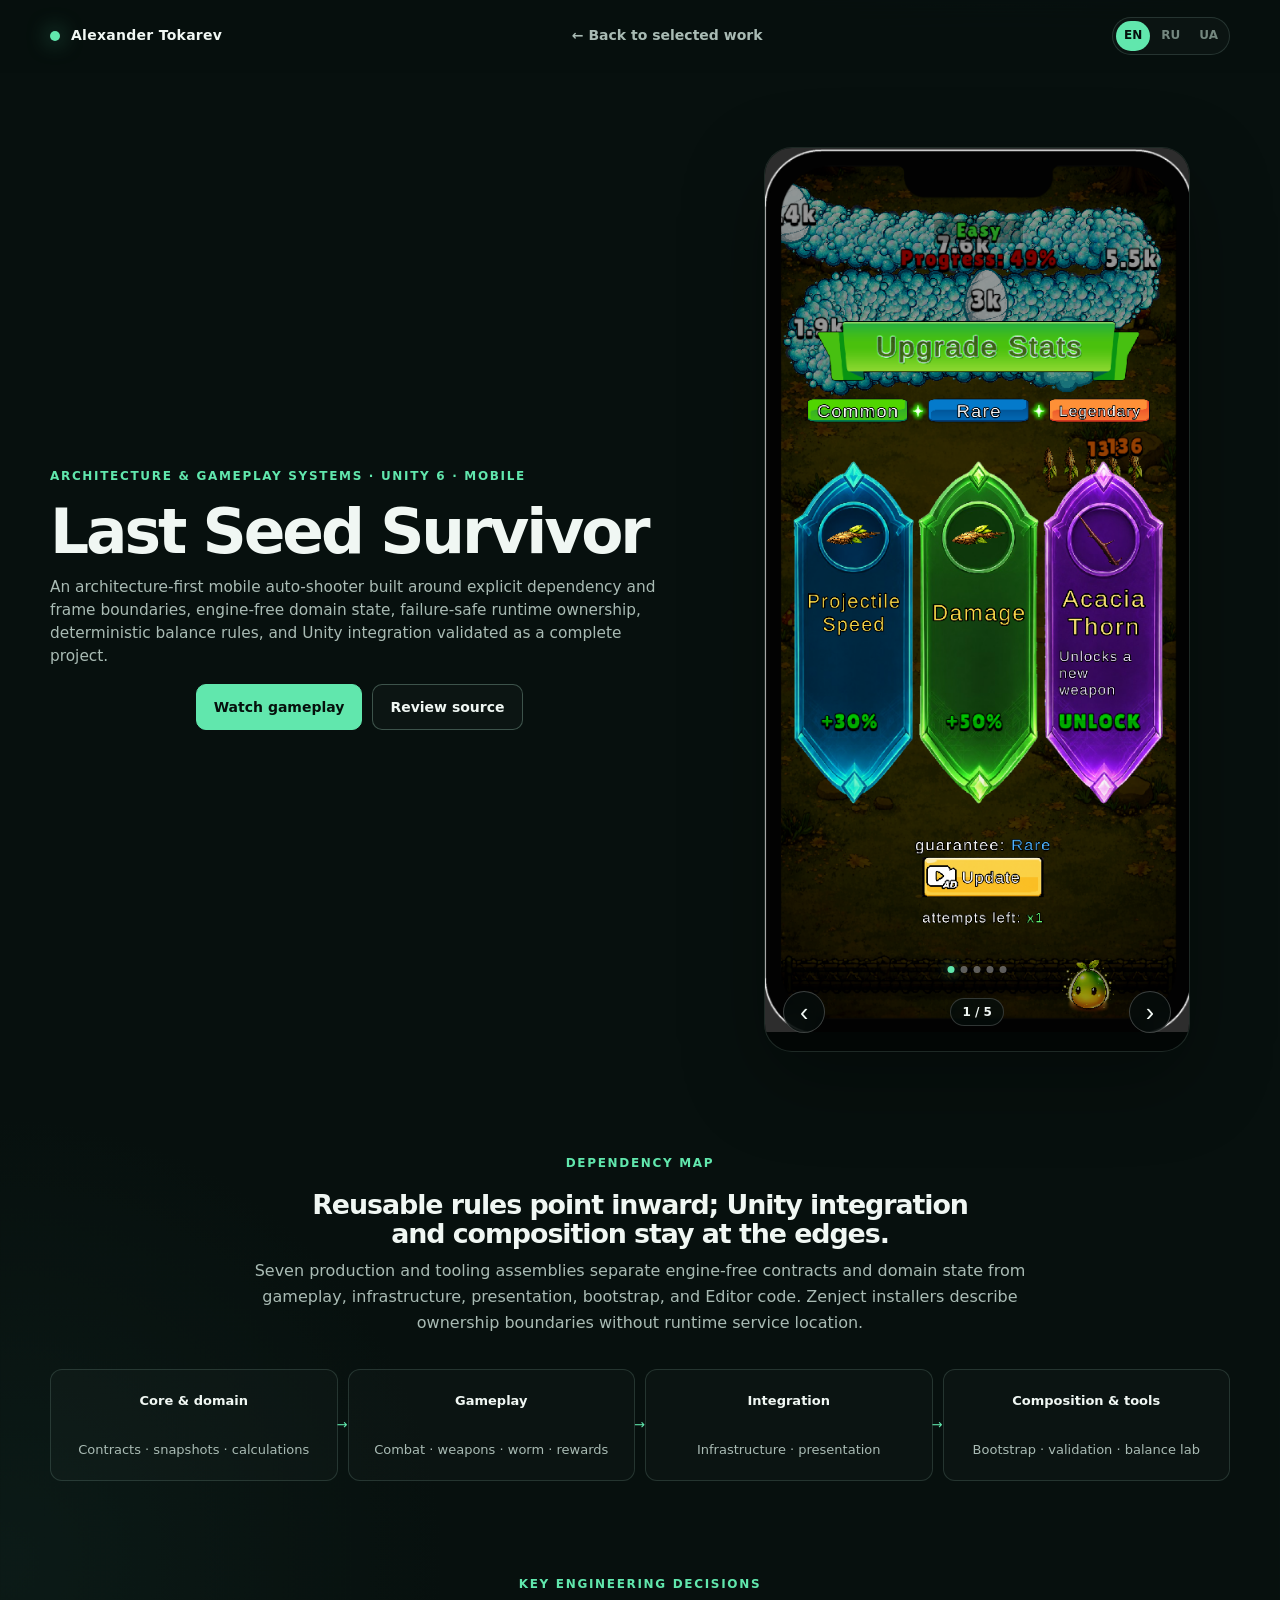
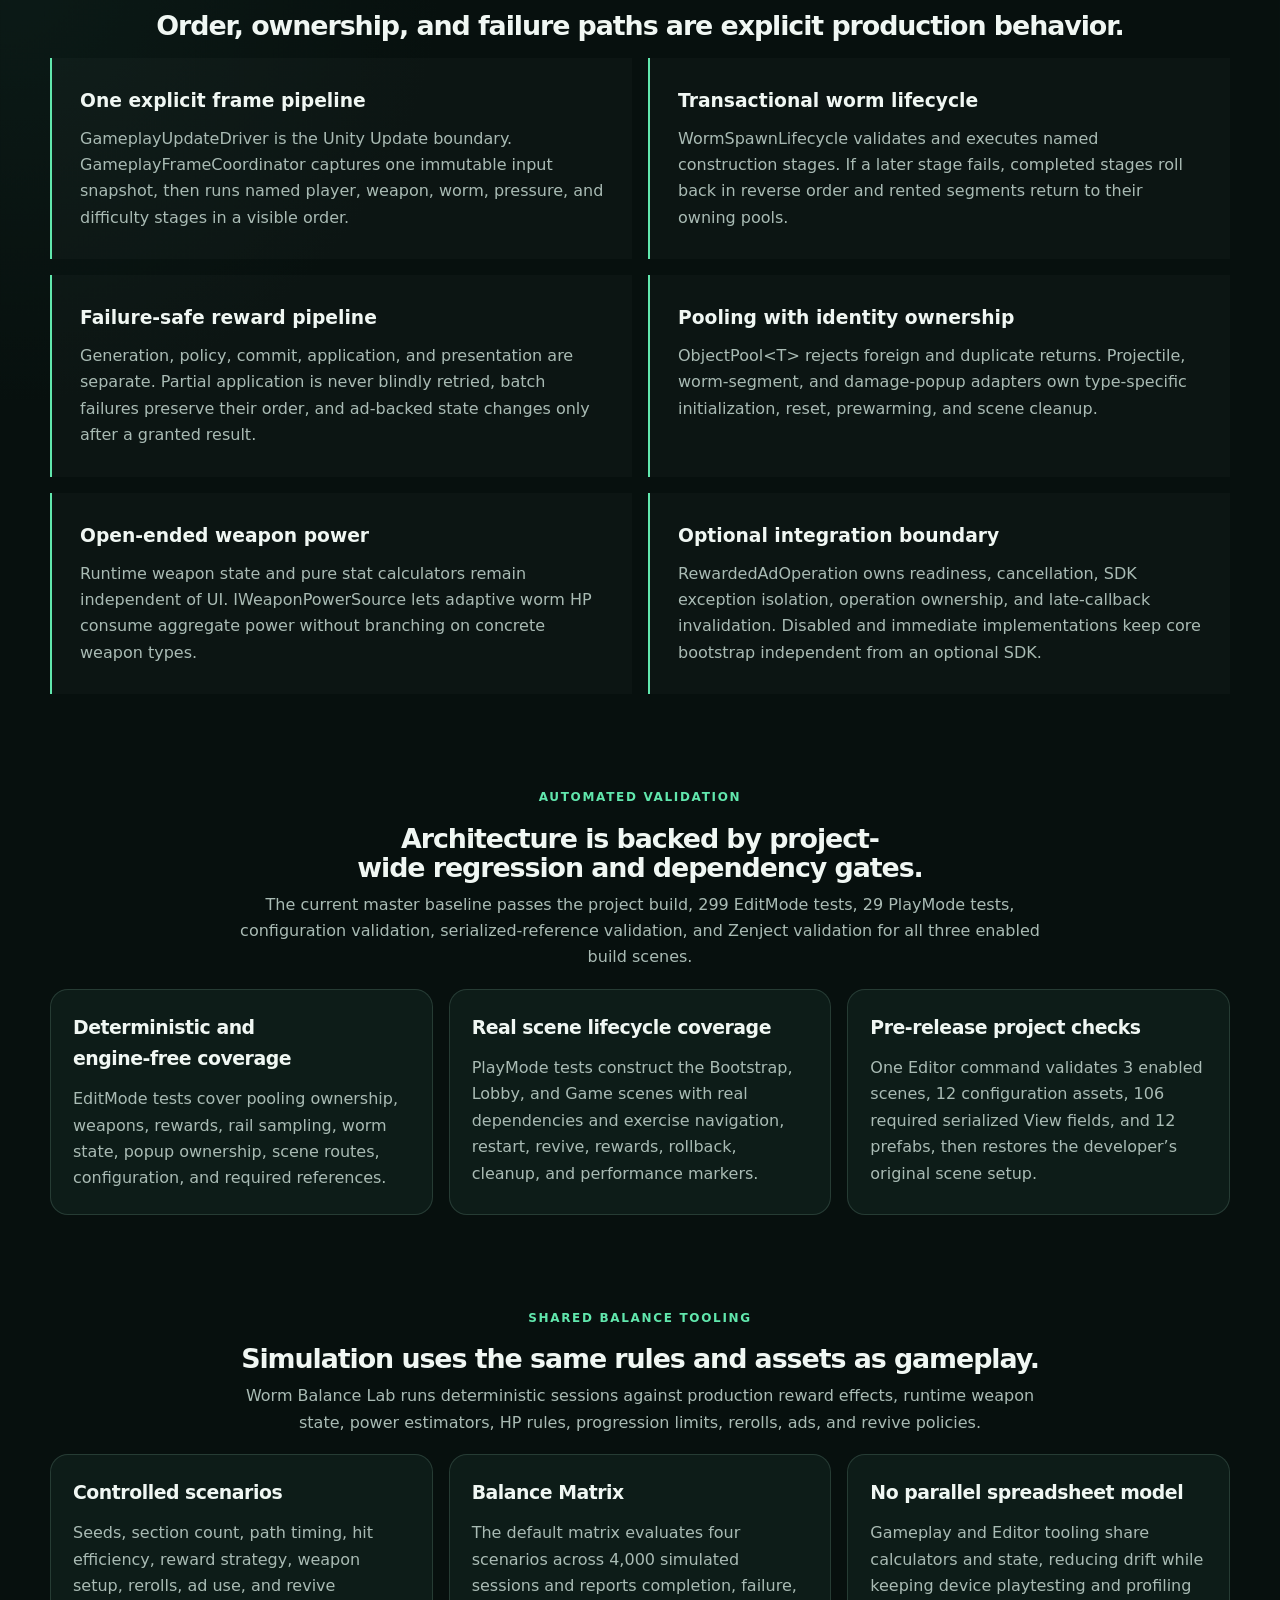
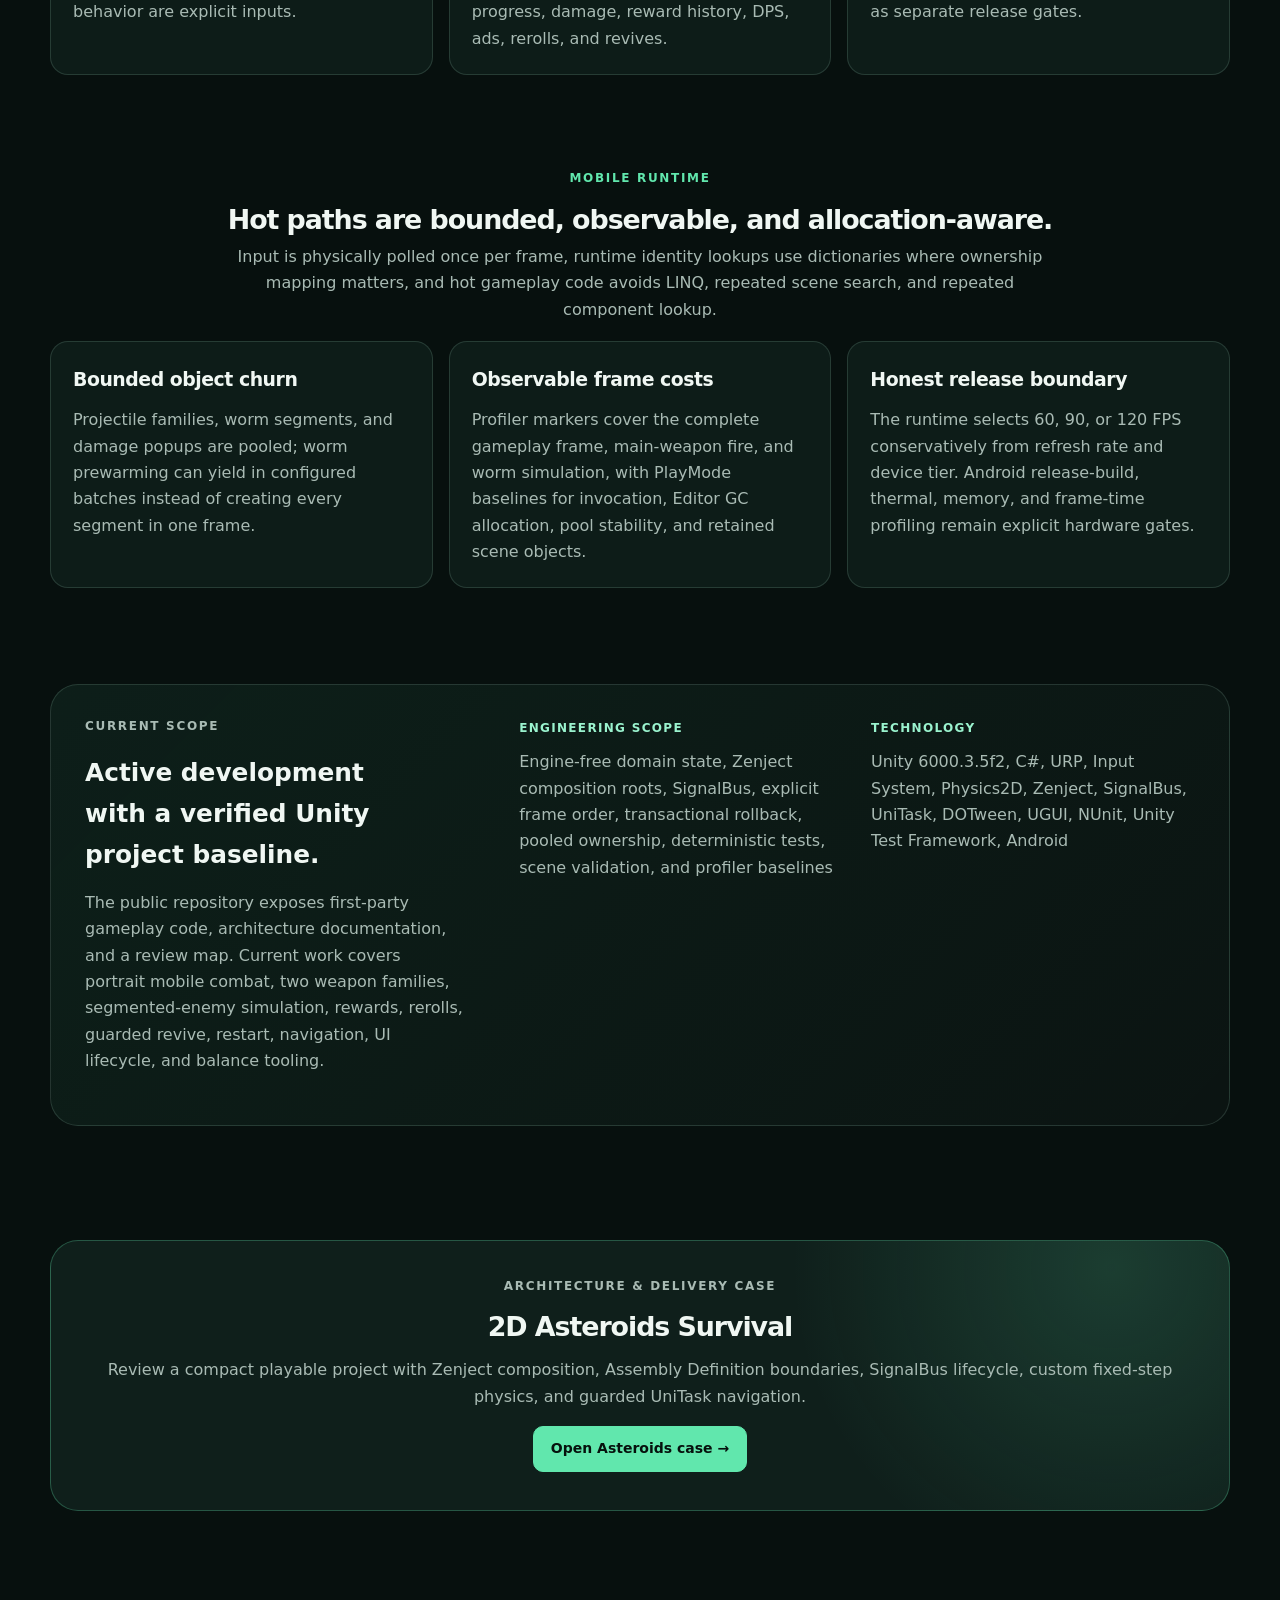
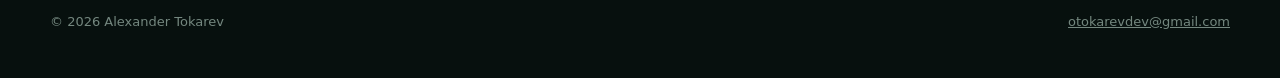
<file: projects/last-seed.html>
<!doctype html>
<html lang="en">
<head>
  <meta charset="utf-8"><meta name="viewport" content="width=device-width, initial-scale=1">
  <meta name="description" content="Last Seed Survivor Unity 6 case study: engine-free C# domain state, Zenject composition roots, explicit frame orchestration, transactional pooling, failure-safe rewards, automated scene validation, and mobile performance engineering.">
  <link rel="canonical" href="https://tokarevdev.github.io/projects/last-seed.html">
  <meta property="og:type" content="article"><meta property="og:url" content="https://tokarevdev.github.io/projects/last-seed.html"><meta property="og:title" content="Last Seed Survivor | Unity Architecture & Gameplay Case Study"><meta property="og:description" content="Production-oriented Unity architecture with explicit ownership, deterministic gameplay rules, transactional lifecycles, automated validation, and shared balance tooling."><meta property="og:image" content="https://tokarevdev.github.io/assets/last-seed/screenshot-gameplay-worm.png">
  <meta name="twitter:card" content="summary_large_image"><meta name="twitter:title" content="Last Seed Survivor | Unity Architecture & Gameplay Case Study"><meta name="twitter:description" content="Unity 6 architecture, Zenject composition, engine-free state, pooled lifecycle rollback, deterministic tools, tests, and mobile runtime work."><meta name="twitter:image" content="https://tokarevdev.github.io/assets/last-seed/screenshot-gameplay-worm.png">
  <title>Last Seed Survivor | Unity Architecture & Gameplay Case Study</title><link rel="stylesheet" href="../assets/site.css?v=20260914-1">
</head>
<body>
  <a class="skip-link" href="#main" data-i18n="skip">Skip to content</a>
  <header class="site-header"><div class="shell nav"><a class="brand" href="../index.html"><span class="brand-mark" aria-hidden="true"></span><span>Alexander Tokarev</span></a><a class="back-link" href="../index.html#work" data-i18n="nav.back">← Back to selected work</a><div class="locale-switcher" aria-label="Language"><button class="locale-button" type="button" data-locale="en" aria-pressed="true">EN</button><button class="locale-button" type="button" data-locale="ru" aria-pressed="false">RU</button><button class="locale-button" type="button" data-locale="uk" aria-pressed="false">UA</button></div></div></header>
  <main id="main">
    <section class="shell case-hero">
      <div><p class="eyebrow" data-i18n="hero.eyebrow">Architecture & gameplay systems · Unity 6 · Mobile</p><h1>Last Seed Survivor</h1><p class="hero-lead" data-i18n="hero.lead">An architecture-first mobile auto-shooter built around explicit dependency and frame boundaries, engine-free domain state, failure-safe runtime ownership, deterministic balance rules, and Unity integration validated as a complete project.</p><div class="hero-actions"><a class="button primary" href="https://youtube.com/shorts/HiQBlYjienI?feature=share" target="_blank" rel="noopener" data-i18n="button.gameplay">Watch gameplay</a><a class="button" href="https://github.com/TokarevDev/Last_Seed_Survivor" target="_blank" rel="noopener" data-i18n="button.source">Review source</a></div></div>
      <figure class="case-visual"><div class="media-gallery mobile-gallery" data-gallery><div class="gallery-frame" data-gallery-frame tabindex="0"><div class="gallery-track" data-gallery-track><img class="gallery-slide" data-gallery-slide src="../assets/last-seed/screenshot-upgrade-rare.png" alt="Last Seed Survivor rare Acacia Thorn reward"><img class="gallery-slide" data-gallery-slide src="../assets/last-seed/screenshot-gameplay-worm.png" alt="Last Seed Survivor segmented worm combat"><img class="gallery-slide" data-gallery-slide src="../assets/last-seed/screenshot-gameplay-early.png" alt="Last Seed Survivor early combat"><img class="gallery-slide" data-gallery-slide src="../assets/last-seed/screenshot-upgrade-common.png" alt="Last Seed Survivor reward selection"><img class="gallery-slide" data-gallery-slide src="../assets/last-seed/screenshot-loading-screen.png" alt="Last Seed Survivor loading screen"></div></div><div class="gallery-controls"><button class="gallery-button" type="button" data-gallery-prev>‹</button><span class="gallery-counter" data-gallery-counter>1 / 5</span><button class="gallery-button" type="button" data-gallery-next>›</button></div><div class="gallery-dots" data-gallery-dots></div></div></figure>
    </section>

    <section class="section compact"><div class="shell"><div class="section-head"><div><p class="eyebrow" data-i18n="case.eyebrow">Dependency map</p><h2 data-i18n="case.title">Reusable rules point inward; Unity integration and composition stay at the edges.</h2></div><p class="section-note" data-i18n="case.note">Seven production and tooling assemblies separate engine-free contracts and domain state from gameplay, infrastructure, presentation, bootstrap, and Editor code. Zenject installers describe ownership boundaries without runtime service location.</p></div>
      <div class="architecture-flow"><span data-i18n-html="flow.core"><b>Core & domain</b><br>Contracts · snapshots · calculations</span><span data-i18n-html="flow.gameplay"><b>Gameplay</b><br>Combat · weapons · worm · rewards</span><span data-i18n-html="flow.integration"><b>Integration</b><br>Infrastructure · presentation</span><span data-i18n-html="flow.composition"><b>Composition & tools</b><br>Bootstrap · validation · balance lab</span></div>
    </div></section>

    <section class="section compact"><div class="shell"><div class="section-head"><div><p class="eyebrow" data-i18n="systems.eyebrow">Key engineering decisions</p><h2 data-i18n="systems.title">Order, ownership, and failure paths are explicit production behavior.</h2></div></div><div class="decision-grid">
      <article class="decision"><h3 data-i18n="system.frame.title">One explicit frame pipeline</h3><p data-i18n="system.frame.text">GameplayUpdateDriver is the Unity Update boundary. GameplayFrameCoordinator captures one immutable input snapshot, then runs named player, weapon, worm, pressure, and difficulty stages in a visible order.</p></article>
      <article class="decision"><h3 data-i18n="system.worm.title">Transactional worm lifecycle</h3><p data-i18n="system.worm.text">WormSpawnLifecycle validates and executes named construction stages. If a later stage fails, completed stages roll back in reverse order and rented segments return to their owning pools.</p></article>
      <article class="decision"><h3 data-i18n="system.reward.title">Failure-safe reward pipeline</h3><p data-i18n="system.reward.text">Generation, policy, commit, application, and presentation are separate. Partial application is never blindly retried, batch failures preserve their order, and ad-backed state changes only after a granted result.</p></article>
      <article class="decision"><h3 data-i18n="system.pool.title">Pooling with identity ownership</h3><p data-i18n="system.pool.text">ObjectPool&lt;T&gt; rejects foreign and duplicate returns. Projectile, worm-segment, and damage-popup adapters own type-specific initialization, reset, prewarming, and scene cleanup.</p></article>
      <article class="decision"><h3 data-i18n="system.weapon.title">Open-ended weapon power</h3><p data-i18n="system.weapon.text">Runtime weapon state and pure stat calculators remain independent of UI. IWeaponPowerSource lets adaptive worm HP consume aggregate power without branching on concrete weapon types.</p></article>
      <article class="decision"><h3 data-i18n="system.integration.title">Optional integration boundary</h3><p data-i18n="system.integration.text">RewardedAdOperation owns readiness, cancellation, SDK exception isolation, operation ownership, and late-callback invalidation. Disabled and immediate implementations keep core bootstrap independent from an optional SDK.</p></article>
    </div></div></section>

    <section class="section compact"><div class="shell"><div class="section-head"><div><p class="eyebrow" data-i18n="validation.eyebrow">Automated validation</p><h2 data-i18n="validation.title">Architecture is backed by project-wide regression and dependency gates.</h2></div><p class="section-note" data-i18n="validation.note">The current master baseline passes the project build, 299 EditMode tests, 29 PlayMode tests, configuration validation, serialized-reference validation, and Zenject validation for all three enabled build scenes.</p></div><div class="case-grid">
      <article class="case-card"><h3 data-i18n="validation.domain.title">Deterministic and engine-free coverage</h3><p data-i18n="validation.domain.text">EditMode tests cover pooling ownership, weapons, rewards, rail sampling, worm state, popup ownership, scene routes, configuration, and required references.</p></article>
      <article class="case-card"><h3 data-i18n="validation.scene.title">Real scene lifecycle coverage</h3><p data-i18n="validation.scene.text">PlayMode tests construct the Bootstrap, Lobby, and Game scenes with real dependencies and exercise navigation, restart, revive, rewards, rollback, cleanup, and performance markers.</p></article>
      <article class="case-card"><h3 data-i18n="validation.project.title">Pre-release project checks</h3><p data-i18n="validation.project.text">One Editor command validates 3 enabled scenes, 12 configuration assets, 106 required serialized View fields, and 12 prefabs, then restores the developer’s original scene setup.</p></article>
    </div></div></section>

    <section class="section compact"><div class="shell"><div class="section-head"><div><p class="eyebrow" data-i18n="tooling.eyebrow">Shared balance tooling</p><h2 data-i18n="tooling.title">Simulation uses the same rules and assets as gameplay.</h2></div><p class="section-note" data-i18n="tooling.note">Worm Balance Lab runs deterministic sessions against production reward effects, runtime weapon state, power estimators, HP rules, progression limits, rerolls, ads, and revive policies.</p></div><div class="case-grid">
      <article class="case-card"><h3 data-i18n="tooling.inputs.title">Controlled scenarios</h3><p data-i18n="tooling.inputs.text">Seeds, section count, path timing, hit efficiency, reward strategy, weapon setup, rerolls, ad use, and revive behavior are explicit inputs.</p></article>
      <article class="case-card"><h3 data-i18n="tooling.matrix.title">Balance Matrix</h3><p data-i18n="tooling.matrix.text">The default matrix evaluates four scenarios across 4,000 simulated sessions and reports completion, failure, progress, damage, reward history, DPS, ads, rerolls, and revives.</p></article>
      <article class="case-card"><h3 data-i18n="tooling.drift.title">No parallel spreadsheet model</h3><p data-i18n="tooling.drift.text">Gameplay and Editor tooling share calculators and state, reducing drift while keeping device playtesting and profiling as separate release gates.</p></article>
    </div></div></section>

    <section class="section compact"><div class="shell"><div class="section-head"><div><p class="eyebrow" data-i18n="runtime.eyebrow">Mobile runtime</p><h2 data-i18n="runtime.title">Hot paths are bounded, observable, and allocation-aware.</h2></div><p class="section-note" data-i18n="runtime.note">Input is physically polled once per frame, runtime identity lookups use dictionaries where ownership mapping matters, and hot gameplay code avoids LINQ, repeated scene search, and repeated component lookup.</p></div><div class="case-grid">
      <article class="case-card"><h3 data-i18n="runtime.pool.title">Bounded object churn</h3><p data-i18n="runtime.pool.text">Projectile families, worm segments, and damage popups are pooled; worm prewarming can yield in configured batches instead of creating every segment in one frame.</p></article>
      <article class="case-card"><h3 data-i18n="runtime.observe.title">Observable frame costs</h3><p data-i18n="runtime.observe.text">Profiler markers cover the complete gameplay frame, main-weapon fire, and worm simulation, with PlayMode baselines for invocation, Editor GC allocation, pool stability, and retained scene objects.</p></article>
      <article class="case-card"><h3 data-i18n="runtime.device.title">Honest release boundary</h3><p data-i18n="runtime.device.text">The runtime selects 60, 90, or 120 FPS conservatively from refresh rate and device tier. Android release-build, thermal, memory, and frame-time profiling remain explicit hardware gates.</p></article>
    </div></div></section>

    <section class="section compact"><div class="shell stack"><div><p class="eyebrow" data-i18n="delivery.eyebrow">Current scope</p><h3 data-i18n="delivery.title">Active development with a verified Unity project baseline.</h3><p data-i18n="delivery.text">The public repository exposes first-party gameplay code, architecture documentation, and a review map. Current work covers portrait mobile combat, two weapon families, segmented-enemy simulation, rewards, rerolls, guarded revive, restart, navigation, UI lifecycle, and balance tooling.</p></div><div class="stack-groups"><div class="stack-group"><h4 data-i18n="delivery.scope">Engineering scope</h4><p data-i18n="delivery.scope.text">Engine-free domain state, Zenject composition roots, SignalBus, explicit frame order, transactional rollback, pooled ownership, deterministic tests, scene validation, and profiler baselines</p></div><div class="stack-group"><h4 data-i18n="delivery.stack">Technology</h4><p>Unity 6000.3.5f2, C#, URP, Input System, Physics2D, Zenject, SignalBus, UniTask, DOTween, UGUI, NUnit, Unity Test Framework, Android</p></div></div></div></section>

    <section class="section"><div class="shell contact"><p class="eyebrow" data-i18n="next.eyebrow">Architecture & delivery case</p><h2>2D Asteroids Survival</h2><p data-i18n="next.text">Review a compact playable project with Zenject composition, Assembly Definition boundaries, SignalBus lifecycle, custom fixed-step physics, and guarded UniTask navigation.</p><a class="button primary" href="asteroids.html" data-i18n="next.button">Open Asteroids case →</a></div></section>
  </main>
  <footer class="site-footer"><div class="shell footer-row"><span>© 2026 Alexander Tokarev</span><a href="mailto:otokarevdev@gmail.com">otokarevdev@gmail.com</a></div></footer>
  <script>
  window.PORTFOLIO_TRANSLATIONS={
    ru:{"skip":"Перейти к содержимому","nav.back":"← К избранным проектам","hero.eyebrow":"Архитектура и gameplay-системы · Unity 6 · Mobile","hero.lead":"Architecture-first мобильный auto-shooter с явными границами зависимостей и кадра, engine-free доменным состоянием, безопасным runtime ownership, детерминированными правилами баланса и Unity-интеграцией, проверяемой как целостный проект.","button.gameplay":"Смотреть геймплей","button.source":"Открыть код","case.eyebrow":"Карта зависимостей","case.title":"Переиспользуемые правила направлены внутрь, а Unity-интеграция и композиция остаются на внешних границах.","case.note":"Семь production и tooling assemblies отделяют engine-free контракты и доменное состояние от gameplay, infrastructure, presentation, bootstrap и Editor-кода. Zenject installers описывают границы ownership без runtime service location.","flow.core":"<b>Core и domain</b><br>Контракты · snapshots · вычисления","flow.gameplay":"<b>Gameplay</b><br>Combat · оружие · worm · награды","flow.integration":"<b>Интеграция</b><br>Infrastructure · presentation","flow.composition":"<b>Композиция и инструменты</b><br>Bootstrap · validation · balance lab","systems.eyebrow":"Ключевые инженерные решения","systems.title":"Порядок, ownership и failure paths являются явным production-поведением.","system.frame.title":"Единый явный frame pipeline","system.frame.text":"GameplayUpdateDriver — граница Unity Update. GameplayFrameCoordinator получает один immutable input snapshot, затем в видимом порядке выполняет именованные стадии player, weapon, worm, pressure и difficulty.","system.worm.title":"Транзакционный lifecycle червя","system.worm.text":"WormSpawnLifecycle валидирует и выполняет именованные стадии построения. При сбое поздней стадии завершённые стадии откатываются в обратном порядке, а арендованные сегменты возвращаются в свои pools.","system.reward.title":"Отказоустойчивый reward pipeline","system.reward.text":"Generation, policy, commit, application и presentation разделены. Частично применённая награда не повторяется вслепую, batch failures сохраняют порядок, а ad-backed state меняется только после granted result.","system.pool.title":"Pooling с ownership по identity","system.pool.text":"ObjectPool<T> отклоняет чужие и повторные возвраты. Адаптеры projectiles, worm segments и damage popups владеют type-specific initialization, reset, prewarming и cleanup сцены.","system.weapon.title":"Расширяемая оценка силы оружия","system.weapon.text":"Runtime state оружия и чистые stat calculators не зависят от UI. IWeaponPowerSource позволяет adaptive worm HP использовать суммарную силу без ветвления по конкретным типам оружия.","system.integration.title":"Граница опциональной интеграции","system.integration.text":"RewardedAdOperation владеет readiness, cancellation, изоляцией SDK exceptions, ownership операции и отклонением поздних callbacks. Disabled и immediate реализации сохраняют независимость основного bootstrap от опционального SDK.","validation.eyebrow":"Автоматическая валидация","validation.title":"Архитектура подтверждается проектными regression и dependency gates.","validation.note":"Текущий master проходит build проекта, 299 EditMode тестов, 29 PlayMode тестов, validation конфигурации и serialized references, а также Zenject validation всех трёх включённых build scenes.","validation.domain.title":"Детерминированное и engine-free покрытие","validation.domain.text":"EditMode тесты покрывают ownership pooling, оружие, награды, rail sampling, состояние червя, popup ownership, маршруты сцен, конфигурацию и обязательные ссылки.","validation.scene.title":"Проверка lifecycle реальных сцен","validation.scene.text":"PlayMode тесты собирают Bootstrap, Lobby и Game с реальными зависимостями и проверяют navigation, restart, revive, rewards, rollback, cleanup и performance markers.","validation.project.title":"Проверки проекта до релиза","validation.project.text":"Одна Editor-команда валидирует 3 включённые сцены, 12 configuration assets, 106 обязательных serialized View fields и 12 prefabs, затем восстанавливает исходный набор открытых сцен разработчика.","tooling.eyebrow":"Общие инструменты баланса","tooling.title":"Симуляция использует те же правила и assets, что и gameplay.","tooling.note":"Worm Balance Lab запускает детерминированные сессии с production reward effects, runtime state оружия, power estimators, HP rules, progression limits, rerolls, ads и revive policies.","tooling.inputs.title":"Контролируемые сценарии","tooling.inputs.text":"Seed, число секций, path timing, hit efficiency, reward strategy, weapon setup, rerolls, ad use и revive behavior задаются явно.","tooling.matrix.title":"Balance Matrix","tooling.matrix.text":"Матрица по умолчанию проверяет четыре сценария в 4000 симулированных сессиях и показывает completion, failure, progress, damage, reward history, DPS, ads, rerolls и revives.","tooling.drift.title":"Без параллельной spreadsheet-модели","tooling.drift.text":"Gameplay и Editor tooling используют общие calculators и state, снижая drift; device playtesting и profiling остаются отдельными release gates.","runtime.eyebrow":"Mobile runtime","runtime.title":"Hot paths ограничены, наблюдаемы и учитывают allocations.","runtime.note":"Input физически опрашивается один раз за кадр, identity lookups используют dictionaries там, где важен ownership mapping, а hot gameplay избегает LINQ, повторного поиска по сцене и repeated component lookup.","runtime.pool.title":"Ограниченный object churn","runtime.pool.text":"Projectile families, worm segments и damage popups используют pooling; prewarming червя может уступать кадр настроенными batches вместо создания всех сегментов за один кадр.","runtime.observe.title":"Наблюдаемые затраты кадра","runtime.observe.text":"Profiler markers покрывают полный gameplay frame, main-weapon fire и worm simulation; PlayMode baselines проверяют invocation, Editor GC allocation, стабильность pools и retained scene objects.","runtime.device.title":"Честная граница релиза","runtime.device.text":"Runtime консервативно выбирает 60, 90 или 120 FPS по refresh rate и device tier. Android release-build, thermal, memory и frame-time profiling остаются явными hardware gates.","delivery.eyebrow":"Текущий scope","delivery.title":"Активная разработка с проверенной baseline всего Unity-проекта.","delivery.text":"Публичный репозиторий содержит first-party gameplay-код, архитектурную документацию и review map. Текущий scope включает portrait mobile combat, два семейства оружия, симуляцию сегментированного врага, rewards, rerolls, guarded revive, restart, navigation, UI lifecycle и balance tooling.","delivery.scope":"Инженерный scope","delivery.scope.text":"Engine-free domain state, Zenject composition roots, SignalBus, явный frame order, транзакционный rollback, pooled ownership, детерминированные тесты, scene validation и profiler baselines","delivery.stack":"Технологии","next.eyebrow":"Кейс архитектуры и delivery","next.text":"Компактный играбельный проект с Zenject composition, Assembly Definition boundaries, SignalBus lifecycle, собственной fixed-step physics и защищённой UniTask-навигацией.","next.button":"Открыть Asteroids →"},
    uk:{"skip":"Перейти до вмісту","nav.back":"← До обраних проєктів","hero.eyebrow":"Архітектура та gameplay-системи · Unity 6 · Mobile","hero.lead":"Architecture-first мобільний auto-shooter із явними межами залежностей і кадру, engine-free доменним станом, безпечним runtime ownership, детермінованими правилами балансу та Unity-інтеграцією, що перевіряється як цілісний проєкт.","button.gameplay":"Дивитися геймплей","button.source":"Відкрити код","case.eyebrow":"Мапа залежностей","case.title":"Перевикористовувані правила спрямовані всередину, а Unity-інтеграція та композиція залишаються на зовнішніх межах.","case.note":"Сім production і tooling assemblies відокремлюють engine-free контракти та доменний стан від gameplay, infrastructure, presentation, bootstrap і Editor-коду. Zenject installers описують межі ownership без runtime service location.","flow.core":"<b>Core і domain</b><br>Контракти · snapshots · обчислення","flow.gameplay":"<b>Gameplay</b><br>Combat · зброя · worm · нагороди","flow.integration":"<b>Інтеграція</b><br>Infrastructure · presentation","flow.composition":"<b>Композиція та інструменти</b><br>Bootstrap · validation · balance lab","systems.eyebrow":"Ключові інженерні рішення","systems.title":"Порядок, ownership і failure paths є явною production-поведінкою.","system.frame.title":"Єдиний явний frame pipeline","system.frame.text":"GameplayUpdateDriver — межа Unity Update. GameplayFrameCoordinator отримує один immutable input snapshot, потім у видимому порядку виконує іменовані стадії player, weapon, worm, pressure і difficulty.","system.worm.title":"Транзакційний lifecycle черв’яка","system.worm.text":"WormSpawnLifecycle валідує та виконує іменовані стадії побудови. За збою пізньої стадії завершені стадії відкочуються у зворотному порядку, а орендовані сегменти повертаються до своїх pools.","system.reward.title":"Відмовостійкий reward pipeline","system.reward.text":"Generation, policy, commit, application і presentation розділені. Частково застосована нагорода не повторюється наосліп, batch failures зберігають порядок, а ad-backed state змінюється лише після granted result.","system.pool.title":"Pooling з ownership за identity","system.pool.text":"ObjectPool<T> відхиляє чужі та повторні повернення. Адаптери projectiles, worm segments і damage popups володіють type-specific initialization, reset, prewarming і cleanup сцени.","system.weapon.title":"Розширювана оцінка сили зброї","system.weapon.text":"Runtime state зброї та чисті stat calculators не залежать від UI. IWeaponPowerSource дає adaptive worm HP змогу використовувати сумарну силу без розгалуження за конкретними типами зброї.","system.integration.title":"Межа опціональної інтеграції","system.integration.text":"RewardedAdOperation володіє readiness, cancellation, ізоляцією SDK exceptions, ownership операції та відхиленням пізніх callbacks. Disabled і immediate реалізації зберігають незалежність основного bootstrap від опціонального SDK.","validation.eyebrow":"Автоматична валідація","validation.title":"Архітектура підтверджується проєктними regression і dependency gates.","validation.note":"Поточний master проходить build проєкту, 299 EditMode тестів, 29 PlayMode тестів, validation конфігурації та serialized references, а також Zenject validation усіх трьох увімкнених build scenes.","validation.domain.title":"Детерміноване та engine-free покриття","validation.domain.text":"EditMode тести покривають ownership pooling, зброю, нагороди, rail sampling, стан черв’яка, popup ownership, маршрути сцен, конфігурацію та обов’язкові посилання.","validation.scene.title":"Перевірка lifecycle реальних сцен","validation.scene.text":"PlayMode тести збирають Bootstrap, Lobby і Game з реальними залежностями та перевіряють navigation, restart, revive, rewards, rollback, cleanup і performance markers.","validation.project.title":"Перевірки проєкту до релізу","validation.project.text":"Одна Editor-команда валідує 3 увімкнені сцени, 12 configuration assets, 106 обов’язкових serialized View fields і 12 prefabs, потім відновлює початковий набір відкритих сцен розробника.","tooling.eyebrow":"Спільні інструменти балансу","tooling.title":"Симуляція використовує ті самі правила й assets, що й gameplay.","tooling.note":"Worm Balance Lab запускає детерміновані сесії з production reward effects, runtime state зброї, power estimators, HP rules, progression limits, rerolls, ads і revive policies.","tooling.inputs.title":"Контрольовані сценарії","tooling.inputs.text":"Seed, кількість секцій, path timing, hit efficiency, reward strategy, weapon setup, rerolls, ad use і revive behavior задаються явно.","tooling.matrix.title":"Balance Matrix","tooling.matrix.text":"Матриця за замовчуванням перевіряє чотири сценарії у 4000 симульованих сесіях і показує completion, failure, progress, damage, reward history, DPS, ads, rerolls і revives.","tooling.drift.title":"Без паралельної spreadsheet-моделі","tooling.drift.text":"Gameplay і Editor tooling використовують спільні calculators та state, зменшуючи drift; device playtesting і profiling залишаються окремими release gates.","runtime.eyebrow":"Mobile runtime","runtime.title":"Hot paths обмежені, спостережувані та враховують allocations.","runtime.note":"Input фізично опитується один раз за кадр, identity lookups використовують dictionaries там, де важливий ownership mapping, а hot gameplay уникає LINQ, повторного пошуку сценою та repeated component lookup.","runtime.pool.title":"Обмежений object churn","runtime.pool.text":"Projectile families, worm segments і damage popups використовують pooling; prewarming черв’яка може віддавати кадр налаштованими batches замість створення всіх сегментів за один кадр.","runtime.observe.title":"Спостережувані витрати кадру","runtime.observe.text":"Profiler markers охоплюють повний gameplay frame, main-weapon fire і worm simulation; PlayMode baselines перевіряють invocation, Editor GC allocation, стабільність pools і retained scene objects.","runtime.device.title":"Чесна межа релізу","runtime.device.text":"Runtime консервативно обирає 60, 90 або 120 FPS за refresh rate і device tier. Android release-build, thermal, memory і frame-time profiling залишаються явними hardware gates.","delivery.eyebrow":"Поточний scope","delivery.title":"Активна розробка з перевіреною baseline всього Unity-проєкту.","delivery.text":"Публічний репозиторій містить first-party gameplay-код, архітектурну документацію та review map. Поточний scope охоплює portrait mobile combat, два сімейства зброї, симуляцію сегментованого ворога, rewards, rerolls, guarded revive, restart, navigation, UI lifecycle і balance tooling.","delivery.scope":"Інженерний scope","delivery.scope.text":"Engine-free domain state, Zenject composition roots, SignalBus, явний frame order, транзакційний rollback, pooled ownership, детерміновані тести, scene validation і profiler baselines","delivery.stack":"Технології","next.eyebrow":"Кейс архітектури та delivery","next.text":"Компактний іграбельний проєкт із Zenject composition, Assembly Definition boundaries, SignalBus lifecycle, власною fixed-step physics і захищеною UniTask-навігацією.","next.button":"Відкрити Asteroids →"}
  };
  </script><script src="../assets/site.js" defer></script>
</body></html>
</file>
<file: assets/site.css>
:root {
  color-scheme: dark;
  --bg: #07100e;
  --bg-raised: #0b1714;
  --panel: rgba(15, 31, 27, 0.84);
  --panel-solid: #0f1f1b;
  --line: rgba(164, 214, 194, 0.17);
  --line-strong: rgba(164, 214, 194, 0.32);
  --text: #f0f7f3;
  --muted: #a9bbb4;
  --faint: #74877f;
  --accent: #61e7ad;
  --accent-strong: #9af3ce;
  --accent-soft: rgba(97, 231, 173, 0.11);
  --warm: #ffc76b;
  --danger: #ff8c7f;
  --max: 1180px;
  --radius-lg: 28px;
  --radius-md: 18px;
  --radius-sm: 12px;
  --shadow: 0 28px 80px rgba(0, 0, 0, 0.34);
}

* { box-sizing: border-box; }

html {
  scroll-behavior: smooth;
  background: var(--bg);
}

body {
  margin: 0;
  min-width: 320px;
  color: var(--text);
  background:
    radial-gradient(circle at 78% -10%, rgba(49, 148, 108, 0.18), transparent 34rem),
    radial-gradient(circle at 0% 32%, rgba(50, 111, 96, 0.11), transparent 28rem),
    var(--bg);
  font-family: Inter, ui-sans-serif, system-ui, -apple-system, BlinkMacSystemFont, "Segoe UI", sans-serif;
  font-size: 16px;
  line-height: 1.65;
  -webkit-font-smoothing: antialiased;
}

body::before {
  position: fixed;
  inset: 0;
  z-index: -1;
  pointer-events: none;
  content: "";
  opacity: 0.025;
  background-image: linear-gradient(rgba(255,255,255,.6) 1px, transparent 1px), linear-gradient(90deg, rgba(255,255,255,.6) 1px, transparent 1px);
  background-size: 48px 48px;
}

a { color: inherit; }
img { display: block; max-width: 100%; }
button, a { -webkit-tap-highlight-color: transparent; }

.skip-link {
  position: fixed;
  top: 12px;
  left: 12px;
  z-index: 100;
  padding: 10px 14px;
  color: #06100d;
  background: var(--accent);
  border-radius: 8px;
  transform: translateY(-160%);
}

.skip-link:focus { transform: translateY(0); }

.shell {
  width: min(calc(100% - 40px), var(--max));
  margin-inline: auto;
}

.site-header {
  position: sticky;
  top: 0;
  z-index: 50;
  border-bottom: 1px solid transparent;
  background: rgba(7, 16, 14, 0.72);
  backdrop-filter: blur(18px);
}

.site-header.scrolled { border-color: var(--line); }

.nav {
  min-height: 72px;
  display: flex;
  align-items: center;
  justify-content: space-between;
  gap: 24px;
}

.brand {
  display: inline-flex;
  align-items: center;
  gap: 11px;
  text-decoration: none;
  font-size: 14px;
  font-weight: 760;
  letter-spacing: .02em;
}

.brand-mark {
  width: 10px;
  height: 10px;
  border-radius: 50%;
  background: var(--accent);
  box-shadow: 0 0 22px rgba(97, 231, 173, .72);
}

.nav-links,
.locale-switcher,
.hero-actions,
.project-actions,
.contact-actions {
  display: flex;
  align-items: center;
  flex-wrap: wrap;
  gap: 10px;
}

.nav-links { gap: 24px; }
.nav-links a {
  color: var(--muted);
  text-decoration: none;
  font-size: 14px;
  font-weight: 650;
}
.nav-links a:hover { color: var(--text); }

.nav-tools { display: flex; align-items: center; gap: 18px; }
.locale-switcher {
  gap: 3px;
  padding: 3px;
  border: 1px solid var(--line);
  border-radius: 999px;
  background: rgba(255,255,255,.025);
}

.locale-button {
  min-width: 34px;
  height: 30px;
  padding: 0 8px;
  color: var(--faint);
  border: 0;
  border-radius: 999px;
  background: transparent;
  font: inherit;
  font-size: 12px;
  font-weight: 800;
  cursor: pointer;
}

.locale-button[aria-pressed="true"] {
  color: #06100d;
  background: var(--accent);
}

.hero {
  padding: 34px 0 22px;
  display: grid;
  grid-template-columns: 1fr;
  gap: 24px;
  align-items: start;
  text-align: center;
}

.eyebrow,
.project-index,
.mini-label {
  margin: 0 0 18px;
  color: var(--accent);
  font-size: 12px;
  font-weight: 850;
  letter-spacing: .14em;
  line-height: 1.3;
  text-transform: uppercase;
}

h1, h2, h3, p { margin-top: 0; }
h1, h2, h3 { text-wrap: balance; }

h1 {
  max-width: 900px;
  margin: 0 auto 14px;
  font-size: clamp(2.05rem, 3vw, 2.55rem);
  font-weight: 780;
  letter-spacing: -.05em;
  line-height: .98;
}

.hero-lead {
  max-width: 900px;
  margin: 0 auto 16px;
  color: var(--muted);
  font-size: clamp(.96rem, 1.15vw, 1.08rem);
  line-height: 1.5;
}

.hero .eyebrow { margin-bottom: 12px; }
.hero-actions { justify-content: center; }

.button {
  display: inline-flex;
  min-height: 46px;
  align-items: center;
  justify-content: center;
  gap: 8px;
  padding: 10px 17px;
  color: var(--text);
  border: 1px solid var(--line-strong);
  border-radius: 10px;
  background: rgba(255,255,255,.025);
  text-decoration: none;
  font-size: 14px;
  font-weight: 760;
  transition: transform .18s ease, border-color .18s ease, background .18s ease;
}

.button:hover {
  border-color: rgba(97,231,173,.55);
  background: var(--accent-soft);
  transform: translateY(-2px);
}

.button.primary {
  color: #06110d;
  border-color: var(--accent);
  background: var(--accent);
}

.button.primary:hover { background: var(--accent-strong); }
.button.disabled {
  color: var(--faint);
  border-style: dashed;
  cursor: not-allowed;
  pointer-events: none;
}

.hero-note {
  width: min(100%, 900px);
  margin-inline: auto;
  padding: 18px 0 0;
  border-top: 1px solid var(--line-strong);
}

.hero-note strong {
  display: block;
  margin-bottom: 8px;
  color: var(--text);
  font-size: 1.05rem;
}

.hero-note p { margin: 0; color: var(--muted); }

.proof-grid {
  display: grid;
  grid-template-columns: repeat(4, 1fr);
  border: 1px solid var(--line);
  border-radius: var(--radius-md);
  background: rgba(255,255,255,.018);
  overflow: hidden;
}

.proof {
  min-height: 104px;
  padding: 18px 22px;
  border-right: 1px solid var(--line);
}
.proof:last-child { border-right: 0; }
.proof b {
  display: block;
  margin-bottom: 8px;
  color: var(--accent-strong);
  font-size: 1.72rem;
  letter-spacing: -.05em;
  line-height: 1;
}
.proof span { color: var(--muted); font-size: 13px; line-height: 1.45; }

.section { padding: 66px 0; }
.section.compact { padding: 48px 0; }
#work.section { padding-top: 32px; }
.section-head {
  display: grid;
  grid-template-columns: 1fr;
  gap: 10px;
  justify-items: center;
  margin-bottom: 18px;
  text-align: center;
}

.section h2 {
  max-width: 980px;
  margin-bottom: 0;
  font-size: clamp(1.65rem, 2.1vw, 1.85rem);
  font-weight: 760;
  letter-spacing: -.04em;
  line-height: 1.08;
}

.section-note { max-width: 820px; margin: 0; color: var(--muted); }

.portfolio-disclosure {
  position: relative;
  display: grid;
  grid-template-columns: auto minmax(0, 1fr);
  gap: 20px;
  margin: 0 0 20px;
  padding: 18px 20px;
  border: 1px solid rgba(255, 199, 107, .34);
  border-left: 4px solid var(--warm);
  border-radius: var(--radius-md);
  background: linear-gradient(110deg, rgba(255, 199, 107, .11), rgba(97, 231, 173, .045));
  box-shadow: 0 18px 44px rgba(0, 0, 0, .2);
}

.portfolio-disclosure-label {
  align-self: start;
  padding: 5px 9px;
  color: #191006;
  border-radius: 999px;
  background: var(--warm);
  font-size: 10px;
  font-weight: 900;
  letter-spacing: .11em;
  line-height: 1.2;
  text-transform: uppercase;
  white-space: nowrap;
}

.portfolio-disclosure h3 {
  margin: 0 0 6px;
  font-size: clamp(1.05rem, 1.7vw, 1.3rem);
  letter-spacing: -.02em;
  line-height: 1.25;
}

.portfolio-disclosure p { margin: 0; color: var(--muted); font-size: 14px; line-height: 1.6; }

.project {
  position: relative;
  display: grid;
  grid-template-columns: minmax(0, 1.08fr) minmax(340px, .92fr);
  gap: 0;
  margin-bottom: 40px;
  border: 1px solid var(--line);
  border-radius: var(--radius-lg);
  background: linear-gradient(140deg, rgba(17,37,32,.92), rgba(10,22,19,.94));
  box-shadow: var(--shadow);
  overflow: hidden;
}

.project:last-child { margin-bottom: 0; }
.project.reverse { grid-template-columns: minmax(340px, .92fr) minmax(0, 1.08fr); }
.project.reverse .project-media { order: 2; }

.project-grid {
  display: grid;
  grid-template-columns: repeat(2, minmax(0, 1fr));
  gap: 22px;
}

.project-grid .project,
.project-grid .project.reverse {
  grid-template-columns: 1fr;
  margin: 0;
}

.project-grid .project.reverse .project-media { order: 0; }
.project-grid .project-media,
.project-grid .media-gallery,
.project-grid .gallery-frame,
.project-grid .gallery-track,
.project-grid .gallery-slide {
  height: 260px;
  min-height: 260px;
}
.project-grid .project-content { display: flex; flex-direction: column; padding: 26px; }
.project-grid .project h3 { font-size: clamp(1.75rem, 2.25vw, 2.3rem); }
.project-grid .project-summary { font-size: .94rem; }
.project-grid .metric-row { margin: 18px 0; }
.project-grid .metric { padding: 11px; }
.project-grid .evidence-list { margin-bottom: 18px; }
.project-grid .evidence-list li { padding-block: 7px; font-size: 13px; }
.project-grid .evidence-list li::before { top: 15px; }
.project-grid .tag-list { margin-bottom: 20px; }
.project-grid .project-actions { margin-top: auto; }

.project-media {
  min-height: 480px;
  background: #020605;
}

.project-media img {
  width: 100%;
  height: 100%;
  object-fit: cover;
}

.project-media.portrait {
  display: grid;
  grid-template-columns: 1fr 1fr;
  gap: 2px;
  padding: 2px;
  background: rgba(97,231,173,.13);
}

.project-media.portrait img { min-height: 304px; }

.media-gallery {
  position: relative;
  width: 100%;
  height: 100%;
  min-height: inherit;
  overflow: hidden;
}

.gallery-frame {
  width: 100%;
  height: 100%;
  min-height: inherit;
  overflow: hidden;
  cursor: zoom-in;
  touch-action: pan-y;
}

.gallery-track {
  display: flex;
  width: 100%;
  height: 100%;
  min-height: inherit;
  transition: transform .42s cubic-bezier(.22,.72,.2,1);
}

.gallery-slide {
  width: 100%;
  min-width: 100%;
  height: 100%;
  min-height: inherit;
  object-fit: contain;
  background: #020605;
  user-select: none;
}

.project-grid .mobile-gallery .gallery-slide,
.case-visual .mobile-gallery .gallery-slide {
  object-fit: contain;
  object-position: center;
}

.gallery-frame.landscape .gallery-slide { object-fit: cover; }

.gallery-controls {
  position: absolute;
  right: 18px;
  bottom: 18px;
  left: 18px;
  z-index: 4;
  display: flex;
  align-items: center;
  justify-content: space-between;
  gap: 12px;
  pointer-events: none;
}

.gallery-button,
.viewer-nav,
.viewer-close,
.back-to-top {
  display: inline-flex;
  align-items: center;
  justify-content: center;
  color: var(--text);
  border: 1px solid rgba(255,255,255,.22);
  background: rgba(5, 13, 11, .82);
  backdrop-filter: blur(12px);
  cursor: pointer;
}

.gallery-button {
  width: 42px;
  height: 42px;
  border-radius: 50%;
  font-size: 25px;
  pointer-events: auto;
}

.gallery-counter {
  padding: 7px 11px;
  color: var(--text);
  border: 1px solid rgba(255,255,255,.18);
  border-radius: 999px;
  background: rgba(5,13,11,.78);
  font-size: 12px;
  font-weight: 800;
  line-height: 1;
}

.gallery-dots {
  position: absolute;
  bottom: 78px;
  left: 50%;
  z-index: 5;
  display: flex;
  gap: 6px;
  transform: translateX(-50%);
}

.gallery-dot {
  width: 7px;
  height: 7px;
  padding: 0;
  border: 0;
  border-radius: 50%;
  background: rgba(255,255,255,.36);
  cursor: pointer;
}

.gallery-dot.active { background: var(--accent); box-shadow: 0 0 12px rgba(97,231,173,.65); }

.image-viewer {
  position: fixed;
  inset: 0;
  z-index: 1000;
  display: none;
  align-items: center;
  justify-content: center;
  padding: 26px;
  background: rgba(0, 5, 4, .94);
  backdrop-filter: blur(14px);
}

.image-viewer.open { display: flex; }
.viewer-open { overflow: hidden; }
.viewer-dialog { position: relative; width: min(1320px, 100%); height: min(88vh, 880px); }
.viewer-viewport { width: 100%; height: 100%; overflow: hidden; }
.viewer-track { display: flex; width: 100%; height: 100%; transition: transform .35s ease; }
.viewer-image { min-width: 100%; width: 100%; height: 100%; object-fit: contain; user-select: none; }
.viewer-close { position: absolute; top: -4px; right: -4px; z-index: 3; width: 48px; height: 48px; border-radius: 50%; font-size: 30px; }
.viewer-nav { position: absolute; top: 50%; z-index: 3; width: 52px; height: 72px; border-radius: 14px; font-size: 38px; transform: translateY(-50%); }
.viewer-prev { left: 12px; }
.viewer-next { right: 12px; }
.viewer-counter { position: absolute; right: 50%; bottom: 8px; padding: 7px 12px; border-radius: 999px; background: rgba(5,13,11,.8); font-size: 12px; font-weight: 800; transform: translateX(50%); }

.back-to-top {
  position: fixed;
  right: 24px;
  bottom: 24px;
  z-index: 45;
  width: 48px;
  height: 48px;
  border-radius: 50%;
  font-size: 22px;
  opacity: 0;
  pointer-events: none;
  transform: translateY(16px);
  transition: opacity .2s ease, transform .2s ease, border-color .2s ease;
}

.back-to-top.visible { opacity: 1; pointer-events: auto; transform: translateY(0); }
.back-to-top:hover, .gallery-button:hover, .viewer-nav:hover, .viewer-close:hover { border-color: var(--accent); color: var(--accent); }

.project-content { padding: clamp(28px, 3.4vw, 44px); }
.project h3 {
  margin-bottom: 18px;
  font-size: clamp(1.85rem, 2.8vw, 2.75rem);
  letter-spacing: -.05em;
  line-height: 1;
}

.project-summary { margin-bottom: 24px; color: var(--muted); font-size: 1.02rem; }
.metric-row {
  display: grid;
  grid-template-columns: repeat(2, 1fr);
  gap: 10px;
  margin: 28px 0;
}

.metric {
  padding: 15px;
  border: 1px solid var(--line);
  border-radius: var(--radius-sm);
  background: rgba(255,255,255,.018);
}

.metric b { display: block; color: var(--accent-strong); font-size: 1.35rem; }
.metric span { color: var(--muted); font-size: 12px; line-height: 1.35; }

.evidence-list,
.content-list {
  margin: 0 0 28px;
  padding: 0;
  list-style: none;
}

.evidence-list li,
.content-list li {
  position: relative;
  margin: 0;
  padding: 10px 0 10px 22px;
  color: var(--muted);
  border-top: 1px solid var(--line);
}
.evidence-list li::before,
.content-list li::before {
  position: absolute;
  top: 18px;
  left: 2px;
  width: 6px;
  height: 6px;
  content: "";
  border-radius: 50%;
  background: var(--accent);
}

.tag-list {
  display: flex;
  flex-wrap: wrap;
  gap: 7px;
  margin: 0 0 30px;
  padding: 0;
  list-style: none;
}
.tag-list li {
  padding: 6px 9px;
  color: #bad0c7;
  border: 1px solid var(--line);
  border-radius: 7px;
  background: rgba(255,255,255,.018);
  font-size: 11px;
  font-weight: 720;
}

.capability-grid,
.case-grid {
  display: grid;
  grid-template-columns: repeat(3, 1fr);
  gap: 16px;
}

.profile-grid { grid-template-columns: repeat(2, 1fr); }

.capability,
.case-card {
  padding: 22px;
  border: 1px solid var(--line);
  border-radius: var(--radius-md);
  background: var(--panel);
}

.capability h3,
.case-card h3 {
  margin-bottom: 12px;
  font-size: 1.18rem;
  letter-spacing: -.025em;
}
.capability p,
.case-card p { margin-bottom: 0; color: var(--muted); }

.stack {
  display: grid;
  grid-template-columns: .72fr 1.28fr;
  gap: 54px;
  padding: 34px;
  border: 1px solid var(--line);
  border-radius: var(--radius-lg);
  background: linear-gradient(135deg, rgba(97,231,173,.07), rgba(255,255,255,.018));
}

.stack h3 { margin-bottom: 14px; font-size: 1.55rem; }
.stack p { color: var(--muted); }
.stack-groups { display: grid; grid-template-columns: 1fr 1fr; gap: 28px; }
.stack-group h4 { margin: 0 0 10px; color: var(--accent-strong); font-size: 12px; letter-spacing: .11em; text-transform: uppercase; }
.stack-group p { margin: 0; }

.contact {
  padding: 38px;
  border: 1px solid rgba(97,231,173,.28);
  border-radius: var(--radius-lg);
  background:
    radial-gradient(circle at 90% 10%, rgba(97,231,173,.15), transparent 20rem),
    var(--panel-solid);
}

.contact { text-align: center; }
.contact h2 { max-width: 980px; margin: 0 auto 16px; }
.contact p { max-width: none; margin-inline: auto; color: var(--muted); }
.contact-actions { justify-content: center; margin-top: 22px; }

.engineering-details {
  width: min(calc(100% - 40px), var(--max));
  margin: 34px auto 0;
  border: 1px solid var(--line);
  border-radius: var(--radius-md);
  background: rgba(255,255,255,.018);
  overflow: hidden;
}

.engineering-details > summary {
  min-height: 64px;
  display: flex;
  align-items: center;
  justify-content: center;
  padding: 16px 52px 16px 22px;
  color: var(--accent-strong);
  font-size: 14px;
  font-weight: 800;
  letter-spacing: .03em;
  text-align: center;
  cursor: pointer;
  list-style: none;
}

.engineering-details > summary::-webkit-details-marker { display: none; }
.engineering-details > summary::after { margin-left: 12px; content: "+"; font-size: 22px; line-height: 1; }
.engineering-details[open] > summary { border-bottom: 1px solid var(--line); }
.engineering-details[open] > summary::after { content: "−"; }
.engineering-details .section { padding-inline: 20px; }

.site-footer {
  padding: 34px 0 46px;
  color: var(--faint);
  font-size: 13px;
}
.footer-row { display: flex; justify-content: space-between; gap: 20px; flex-wrap: wrap; }

/* Case-study pages */
.case-hero {
  padding: 58px 0 40px;
  display: grid;
  grid-template-columns: 1.1fr .9fr;
  gap: 56px;
  align-items: center;
}
.case-hero h1 { font-size: clamp(2.8rem, 4.8vw, 4.6rem); }
.case-visual {
  min-height: 510px;
  border: 1px solid var(--line);
  border-radius: var(--radius-lg);
  background: #020605;
  box-shadow: var(--shadow);
  overflow: hidden;
}
.case-visual img { width: 100%; height: 100%; object-fit: cover; }
.case-visual.seed { display: grid; grid-template-columns: 1fr 1fr; gap: 2px; padding: 2px; }

.architecture-flow {
  display: grid;
  grid-template-columns: repeat(4, 1fr);
  gap: 10px;
  margin-top: 32px;
}
.architecture-flow span {
  position: relative;
  min-height: 100px;
  padding: 20px;
  display: flex;
  flex-direction: column;
  justify-content: center;
  align-items: center;
  color: var(--muted);
  border: 1px solid var(--line);
  border-radius: var(--radius-sm);
  background: rgba(255,255,255,.018);
  font-size: 13px;
}
.architecture-flow span b { margin-bottom: 6px; color: var(--text); }
.architecture-flow span:not(:last-child)::after {
  position: absolute;
  right: -11px;
  z-index: 2;
  color: var(--accent);
  content: "→";
}

.decision-grid { display: grid; grid-template-columns: repeat(2, 1fr); gap: 16px; }
.decision {
  padding: 28px;
  border-left: 2px solid var(--accent);
  background: rgba(255,255,255,.018);
}
.decision h3 { margin-bottom: 9px; }
.decision p { margin: 0; color: var(--muted); }

.wide-proof { margin-top: 28px; }
.back-link { color: var(--muted); text-decoration: none; font-size: 14px; font-weight: 700; }
.back-link:hover { color: var(--accent); }

@media (max-width: 980px) {
  .hero, .case-hero, .project, .project.reverse, .stack { grid-template-columns: 1fr; }
  .project-grid { grid-template-columns: 1fr; }
  .hero { gap: 20px; padding-top: 32px; }
  .project.reverse .project-media { order: 0; }
  .project-media { min-height: 400px; }
  .case-visual { min-height: 420px; }
  .proof-grid { grid-template-columns: repeat(2, 1fr); }
  .proof:nth-child(2) { border-right: 0; }
  .proof:nth-child(-n+2) { border-bottom: 1px solid var(--line); }
  .capability-grid, .case-grid { grid-template-columns: 1fr 1fr; }
}

@media (max-width: 720px) {
  .shell { width: min(calc(100% - 28px), var(--max)); }
  .nav { min-height: 64px; }
  .nav-links { display: none; }
  .nav-tools { margin-left: auto; }
  .hero { padding: 28px 0 20px; }
  h1 { font-size: clamp(1.85rem, 8vw, 2.35rem); }
  .section { padding: 54px 0; }
  .section.compact { padding: 40px 0; }
  .section-head { grid-template-columns: 1fr; gap: 14px; margin-bottom: 24px; }
  .section h2 { font-size: clamp(1.55rem, 7vw, 1.85rem); }
  .portfolio-disclosure { grid-template-columns: 1fr; gap: 12px; padding: 20px; }
  .portfolio-disclosure-label { justify-self: start; }
  .proof { min-height: 110px; padding: 16px; }
  .project-media { min-height: 310px; }
  .project-media.portrait img { min-height: 260px; }
  .project-content { padding: 28px 22px 30px; }
  .capability-grid, .case-grid, .decision-grid, .stack-groups, .architecture-flow { grid-template-columns: 1fr; }
  .architecture-flow span:not(:last-child)::after { right: auto; bottom: -19px; left: 24px; transform: rotate(90deg); }
  .stack, .contact { padding: 28px 22px; }
  .case-hero { padding-top: 44px; }
  .case-visual { min-height: 350px; }
  .gallery-controls { right: 10px; bottom: 10px; left: 10px; }
  .gallery-button { width: 38px; height: 38px; }
  .gallery-dots { bottom: 64px; }
  .image-viewer { padding: 8px; }
  .viewer-dialog { height: 92vh; }
  .viewer-nav { width: 42px; height: 58px; }
  .viewer-prev { left: 4px; }
  .viewer-next { right: 4px; }
  .viewer-close { top: 4px; right: 4px; }
  .back-to-top { right: 14px; bottom: 14px; width: 44px; height: 44px; }
}

@media (prefers-reduced-motion: reduce) {
  html { scroll-behavior: auto; }
  *, *::before, *::after { transition-duration: .01ms !important; }
}

:focus-visible { outline: 3px solid rgba(97,231,173,.72); outline-offset: 3px; }
</file>
